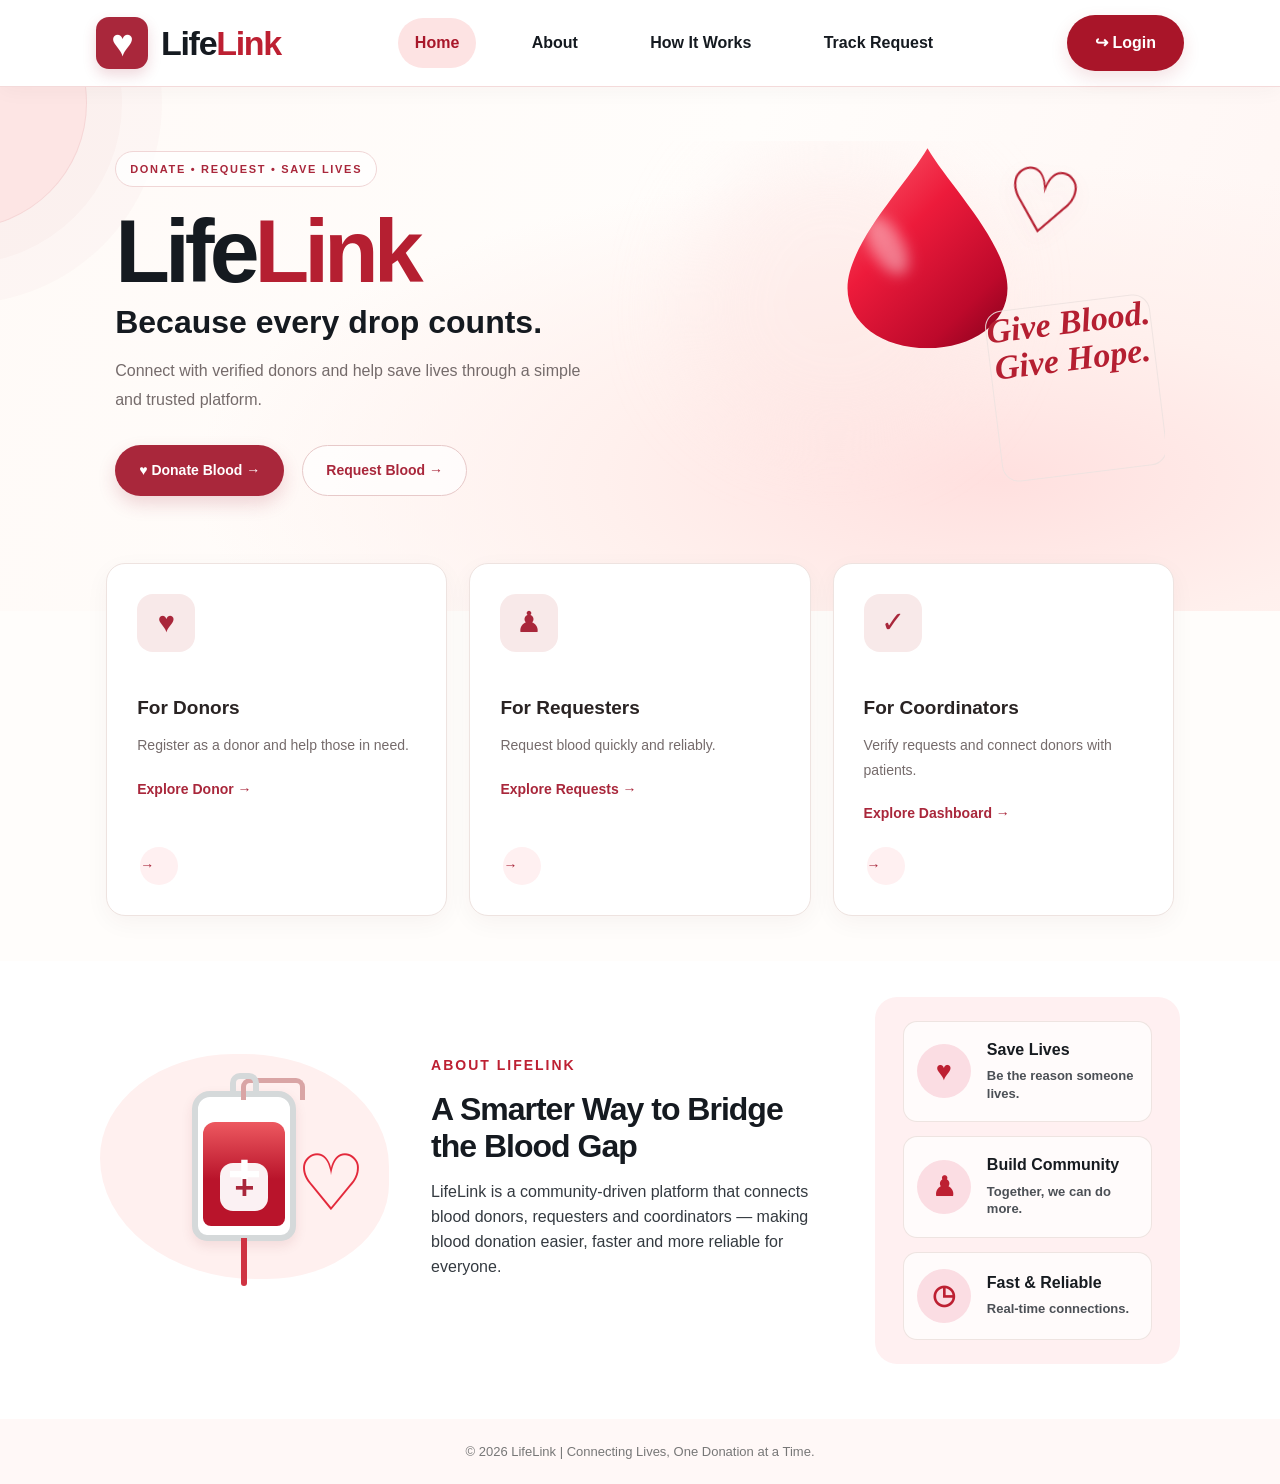
<file: index.html>
<!DOCTYPE html>
<html lang="en">
<head>
    <meta charset="UTF-8">
    <meta name="viewport" content="width=device-width, initial-scale=1.0">
    <title>LifeLink | Blood Donation Network</title>
    <link rel="stylesheet" href="style.css">
</head>

<body>

    <!-- NAVIGATION -->
    <header class="site-header">
        <nav class="navbar">

            <a href="#home" class="brand" aria-label="LifeLink home">
                <span class="brand-icon">♥</span>
                <span class="logo">Life<span>Link</span></span>
            </a>

            <div class="nav-links">
                <a href="#home" class="active">Home</a>
                <a href="#about">About</a>
                <a href="#features">How It Works</a>
                <a href="track-request.html">Track Request</a>
            </div>

            <a href="auth.html" class="nav-btn">↪ Login</a>

        </nav>
    </header>


    <main>

        <!-- HERO SECTION -->
        <section class="hero" id="home">

            <div class="hero-content">

                <p class="tagline">
                    DONATE • REQUEST • SAVE LIVES
                </p>

                <h1>Life<span>Link</span></h1>

                <h2 class="hero-subtitle">
                    Because every drop counts.
                </h2>

                <p class="description">
                    Connect with verified donors and help save lives
                    through a simple and trusted platform.
                </p>

                <div class="hero-buttons">

                    <a href="donor.html" class="primary-btn">
                        ♥ Donate Blood →
                    </a>

                    <a href="request.html" class="secondary-btn">
                        Request Blood →
                    </a>

                </div>

            </div>


            <!-- HERO ILLUSTRATION -->
            <div class="hero-visual">

                <div class="hero-glow"></div>

                <div class="hero-drop"></div>

                <div class="hero-cross"></div>

                <div class="hero-heart">♡</div>

                <div class="hero-message">
                    Give Blood.<br>
                    Give Hope.
                </div>

                <div class="hero-hand"></div>

            </div>

        </section>


        <!-- FEATURES SECTION -->
        <section class="features" id="features">

            <div class="cards">

                <!-- DONOR CARD -->
                <div class="card" id="donor">

                    <div class="card-icon">♥</div>

                    <div class="card-content">
                        <h3>For Donors</h3>

                        <p>
                            Register as a donor and help those in need.
                        </p>

                        <a href="donor.html">
                            Explore Donor →
                        </a>
                    </div>

                    <a href="donor.html" class="card-arrow"
                       aria-label="Explore donor page">→</a>

                </div>


                <!-- REQUESTER CARD -->
                <div class="card" id="requester">

                    <div class="card-icon">♟</div>

                    <div class="card-content">
                        <h3>For Requesters</h3>

                        <p>
                            Request blood quickly and reliably.
                        </p>

                        <a href="request.html">
                            Explore Requests →
                        </a>
                    </div>

                    <a href="request.html" class="card-arrow"
                       aria-label="Explore requests">→</a>

                </div>


                <!-- COORDINATOR CARD -->
                <div class="card" id="coordinator">

                    <div class="card-icon">✓</div>

                    <div class="card-content">
                        <h3>For Coordinators</h3>

                        <p>
                            Verify requests and connect donors with patients.
                        </p>

                        <a href="coordinator.html">
                            Explore Dashboard →
                        </a>
                    </div>

                    <a href="coordinator.html" class="card-arrow"
                       aria-label="Explore coordinator dashboard">→</a>

                </div>

            </div>

        </section>


        <!-- ABOUT SECTION -->
        <section class="about" id="about">

            <div class="about-illustration">

                <div class="blood-bag">
                    <div class="bag-handle"></div>

                    <div class="bag-liquid">
                        <span>+</span>
                    </div>

                    <div class="bag-tube"></div>
                </div>

                <div class="about-heart">♡</div>

            </div>


            <div class="about-content">

                <p class="section-label">
                    ABOUT LIFELINK
                </p>

                <h2>
                    A Smarter Way to Bridge the Blood Gap
                </h2>

                <p>
                    LifeLink is a community-driven platform that connects
                    blood donors, requesters and coordinators — making
                    blood donation easier, faster and more reliable
                    for everyone.
                </p>

            </div>


            <div class="benefits-panel">

                <div class="benefit">
                    <span class="benefit-icon">♥</span>

                    <div>
                        <h3>Save Lives</h3>
                        <p>Be the reason someone lives.</p>
                    </div>
                </div>


                <div class="benefit">
                    <span class="benefit-icon">♟</span>

                    <div>
                        <h3>Build Community</h3>
                        <p>Together, we can do more.</p>
                    </div>
                </div>


                <div class="benefit">
                    <span class="benefit-icon">◷</span>

                    <div>
                        <h3>Fast &amp; Reliable</h3>
                        <p>Real-time connections.</p>
                    </div>
                </div>

            </div>

        </section>

    </main>


    <!-- FOOTER -->
    <footer class="site-footer">

        <p>
            © 2026 LifeLink | Connecting Lives,
            One Donation at a Time.
        </p>

    </footer>


    <!-- EXISTING JAVASCRIPT -->
    <script src="script.js"></script>

</body>
</html>
</file>
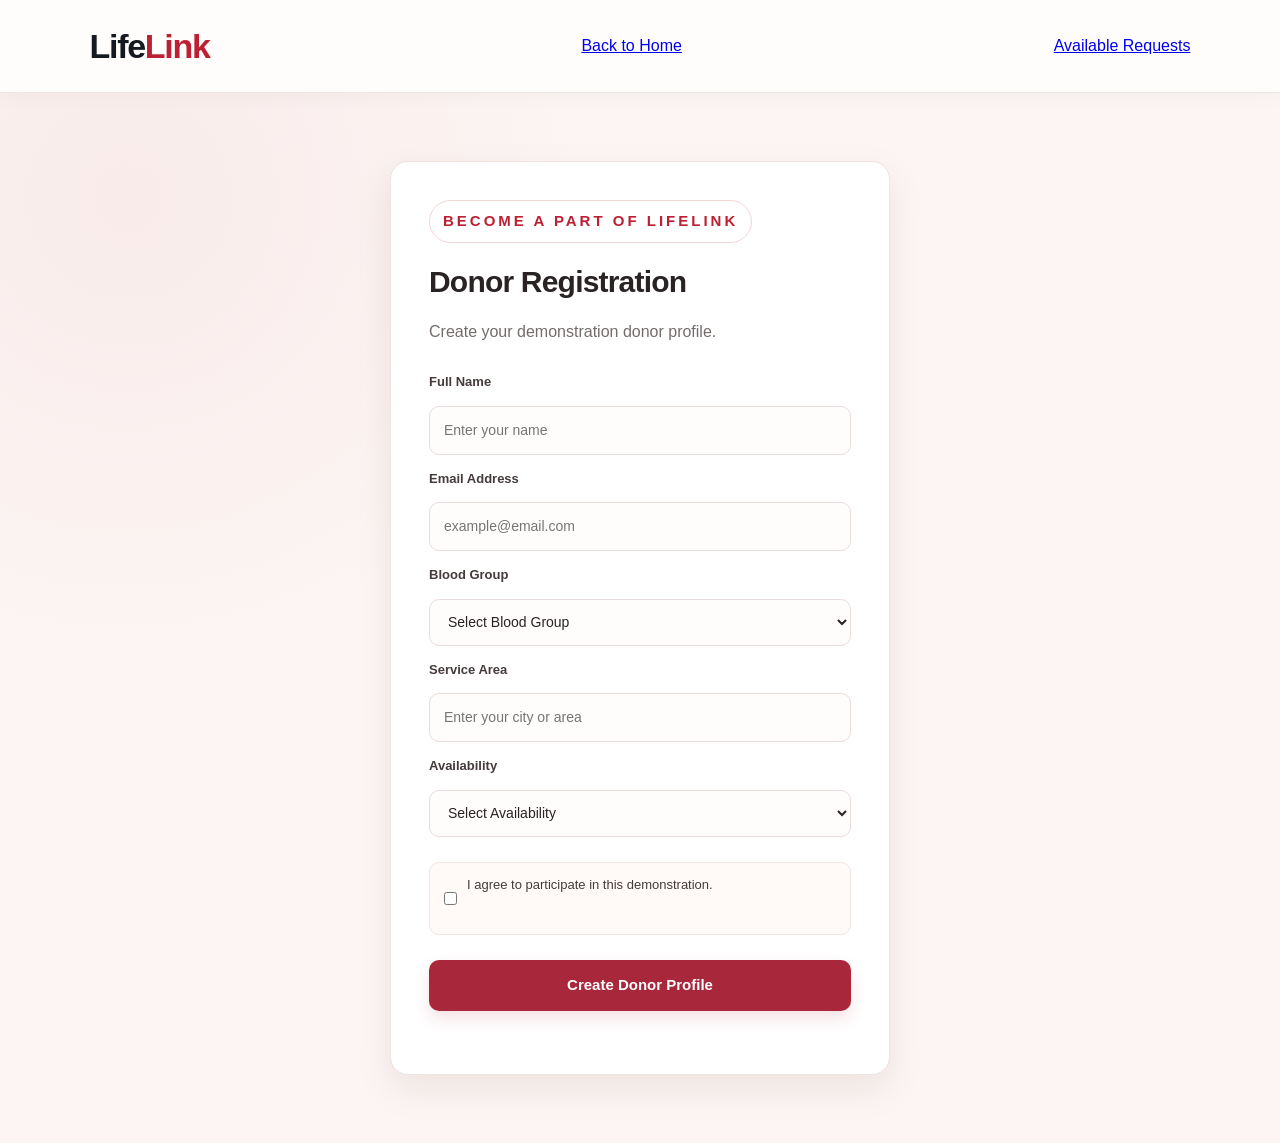
<file: donor.html>
<!DOCTYPE html>
<html lang="en">
<head>
    <meta charset="UTF-8">
    <meta name="viewport" content="width=device-width, initial-scale=1.0">

    <title>LifeLink | Donor Registration</title>

    <link rel="stylesheet" href="style.css">
</head>

<body>

    <header>
        <nav class="navbar">
            <h2 class="logo">Life<span>Link</span></h2>
            <a href="index.html">Back to Home</a>
            <a href="donor-requests.html">Available Requests</a>
        </nav>
    </header>

    <main class="registration">

        <div class="form-container">

            <p class="tagline">BECOME A PART OF LIFELINK</p>

            <h1>Donor Registration</h1>

            <p class="form-description">
                Create your demonstration donor profile.
            </p>

            <form id="donorForm">

                <label for="name">Full Name</label>
                <input
                    type="text"
                    id="name"
                    placeholder="Enter your name"
                    required
                >

                <label for="email">Email Address</label>
                <input
                    type="email"
                    id="email"
                    placeholder="example@email.com"
                    required
                >

                <label for="bloodGroup">Blood Group</label>

                <select id="bloodGroup" required>
                    <option value="">Select Blood Group</option>
                    <option value="A+">A+</option>
                    <option value="A-">A-</option>
                    <option value="B+">B+</option>
                    <option value="B-">B-</option>
                    <option value="O+">O+</option>
                    <option value="O-">O-</option>
                    <option value="AB+">AB+</option>
                    <option value="AB-">AB-</option>
                </select>

                <label for="area">Service Area</label>
                <input
                    type="text"
                    id="area"
                    placeholder="Enter your city or area"
                    required
                >

                <label for="availability">Availability</label>

                <select id="availability" required>
                    <option value="">Select Availability</option>
                    <option value="Available">Available</option>
                    <option value="Unavailable">Unavailable</option>
                </select>

                <div class="consent">
                    <input type="checkbox" id="consent" required>

                    <label for="consent">
                        I agree to participate in this demonstration.
                    </label>
                </div>

                <button type="submit" class="primary-btn">
                    Create Donor Profile
                </button>

                <p id="message"></p>

            </form>

        </div>

    </main>

    <script src="script.js"></script>

</body>
</html>
</file>
<file: style.css>
* {

    margin: 0;

    padding: 0;

    box-sizing: border-box;

    font-family: Arial, sans-serif;

}

html {

    scroll-behavior: smooth;

}

body {

    background: #ffffff;

    color: #242424;

}

.navbar {

    display: flex;

    justify-content: space-between;

    align-items: center;

    padding: 22px 8%;

    border-bottom: 1px solid #eeeeee;

}

.logo {

    color: #b82032;

    font-size: 28px;

}

.logo span {

    color: #252525;

}

.nav-links {

    display: flex;

    gap: 30px;

}

.nav-links a {

    text-decoration: none;

    color: #444444;

}

.nav-btn, .primary-btn {

    background: #bd2638;

    color: white;

    padding: 12px 22px;

    border-radius: 7px;

    text-decoration: none;

}

.hero {

    min-height: 480px;

    padding: 90px 8%;

    display: flex;

    align-items: center;

    justify-content: space-between;

    gap: 40px;

    background: #fff7f7;

}

.hero-content {

    max-width: 550px;

}

.tagline {

    color: #bd2638;

    font-size: 12px;

    font-weight: bold;

    letter-spacing: 2px;

    margin-bottom: 20px;

}

.hero h1 {

    font-size: clamp(42px, 6vw, 64px);

    line-height: 1.1;

    margin-bottom: 22px;

}

.hero h1 span {

    color: #bd2638;

}

.description {

    color: #666666;

    line-height: 1.8;

    margin-bottom: 30px;

}

.hero-visual {

    width: 300px;

    height: 300px;

    border-radius: 30px;

    background: #bd2638;

    color: white;

    display: flex;

    flex-direction: column;

    justify-content: center;

    align-items: center;

    text-align: center;

    padding: 25px;

}

.blood-icon {

    font-size: 65px;

    margin-bottom: 15px;

}

.hero-visual p {

    margin-top: 15px;

    font-size: 14px;

}

.features {

    padding: 80px 8%;

    text-align: center;

}

.features h2 {

    font-size: 32px;

    margin-bottom: 40px;

}

.cards {

    display: grid;

    grid-template-columns: repeat(3, 1fr);

    gap: 25px;

}

.card {

    border: 1px solid #eeeeee;

    border-radius: 12px;

    padding: 30px;

    text-align: left;

    transition: 0.3s;

}

.card:hover {

    transform: translateY(-6px);

    box-shadow: 0 8px 25px #00000012;

}

.card-icon {

    color: #bd2638;

    font-size: 35px;

    margin-bottom: 18px;

}

.card h3 {

    margin-bottom: 12px;

}

.card p {

    color: #666666;

    line-height: 1.7;

    margin-bottom: 20px;

}

.card a {

    color: #bd2638;

    text-decoration: none;

    font-weight: bold;

}

.about {

    text-align: center;

    background: #fff7f7;

    padding: 65px 8%;

}

.about p {

    margin-top: 15px;

    color: #666666;

    line-height: 1.7;

}

footer {

    text-align: center;

    padding: 25px;

    color: #777777;

    font-size: 13px;

}

@media (max-width: 768px) {

    .navbar {

        flex-wrap: wrap;

        gap: 18px;

    }

    .nav-links {

        gap: 15px;

    }

    .hero {

        flex-direction: column;

        align-items: flex-start;

        padding: 60px 7%;

    }

    .hero-visual {

        width: 100%;

        max-width: 300px;

        align-self: center;

    }

    .cards {

        grid-template-columns: 1fr;

    }

    .features {

        padding: 60px 7%;

    }

}

/* DONOR REGISTRATION */

.registration {

    background: #fff7f7;

    min-height: 90vh;

    padding: 60px 20px;

    display: flex;

    justify-content: center;

}

.form-container {

    background: white;

    width: 100%;

    max-width: 500px;

    padding: 35px;

    border-radius: 15px;

    box-shadow: 0 5px 25px #00000010;

}

.form-container h1 {

    font-size: 30px;

    margin-bottom: 12px;

}

.form-description {

    color: #777;

    margin-bottom: 25px;

}

#donorForm {

    display: flex;

    flex-direction: column;

    gap: 12px;

}

#donorForm label {

    font-size: 14px;

    font-weight: bold;

}

#donorForm input,

#donorForm select {

    padding: 13px;

    border: 1px solid #ddd;

    border-radius: 7px;

    font-size: 14px;

    width: 100%;

}

#donorForm input:focus,

#donorForm select:focus {

    outline: 2px solid #bd2638;

    border-color: #bd2638;

}

.consent {

    display: flex;

    align-items: center;

    gap: 10px;

    margin: 12px 0;

}

.consent input {

    width: auto !important;

}

.consent label {

    font-weight: normal !important;

}

#donorForm button {

    border: none;

    cursor: pointer;

    font-size: 15px;

}

#message {

    margin-top: 12px;

    color: #23834b;

    font-weight: bold;

    line-height: 1.5;

}

@media (max-width: 500px) {

    .form-container {

        padding: 23px;

    }

}

/* REQUESTER PAGE */

.request-section {

    min-height: 100vh;

    padding: 40px 20px;

    background: #fff5f5;

}

.request-container {

    max-width: 600px;

    margin: auto;

    padding: 30px;

    background: white;

    border-radius: 12px;

    box-shadow: 0 4px 15px rgba(0,0,0,0.08);

}

.request-container h1 {

    color: #c62828;

    margin-bottom: 10px;

}

.request-container p {

    color: #666;

    margin-bottom: 25px;

}

.request-container form {

    display: flex;

    flex-direction: column;

    gap: 10px;

}

.request-container label {

    font-weight: 600;

    margin-top: 8px;

}

.request-container input,

.request-container select,

.request-container textarea {

    width: 100%;

    padding: 12px;

    border: 1px solid #ddd;

    border-radius: 6px;

    font-size: 15px;

    box-sizing: border-box;

}

.request-container textarea {

    min-height: 90px;

    resize: vertical;

}

.consent-row {

    display: flex;

    align-items: flex-start;

    gap: 10px;

    margin: 12px 0;

}

.consent-row input {

    width: auto;

    margin-top: 4px;

}

.consent-row label {

    margin: 0;

    font-weight: normal;

}

.request-container button {

    padding: 14px;

    background: #c62828;

    color: white;

    border: none;

    border-radius: 6px;

    cursor: pointer;

    font-size: 16px;

}

.request-container button:hover {

    background: #a71919;

}

#requestMessage {

    margin-top: 20px;

    font-weight: bold;

    color: green;

    line-height: 1.6;

}

@media (max-width: 600px) {

    .request-container {

        padding: 20px;

    }

}

/* DAY 4 - COORDINATOR DASHBOARD */

.coordinator-page {

    min-height: 100vh;

    padding: 35px 5%;

    background: #fff5f5;

}

.coordinator-heading {

    margin-bottom: 30px;

}

.coordinator-heading h1 {

    color: #c62828;

    margin-bottom: 8px;

}

.coordinator-heading p {

    color: #666;

}

/* Statistics cards */

.coordinator-stats {

    display: grid;

    grid-template-columns:

        repeat(4, 1fr);

    gap: 18px;

    margin-bottom: 35px;

}

.stat-card {

    background: white;

    padding: 22px;

    border-radius: 10px;

    box-shadow:

        0 3px 12px rgba(0,0,0,0.06);

}

.stat-card h3 {

    color: #666;

    font-size: 15px;

}

.stat-card p {

    color: #c62828;

    font-size: 30px;

    font-weight: bold;

    margin-top: 10px;

}

/* Request list */

.coordinator-list {

    background: white;

    padding: 25px;

    border-radius: 10px;

    box-shadow:

        0 3px 12px rgba(0,0,0,0.06);

}

.list-heading {

    display: flex;

    justify-content: space-between;

    align-items: center;

    gap: 12px;

    margin-bottom: 20px;

}

.list-heading h2 {

    color: #333;

}

.list-heading button {

    background: #333;

    color: white;

    padding: 10px 18px;

    border: none;

    border-radius: 5px;

    cursor: pointer;

}

/* Individual request card */

.request-card {

    border: 1px solid #eee;

    border-left: 5px solid #e0a000;

    padding: 20px;

    border-radius: 8px;

    margin-bottom: 15px;

}

.request-card h3 {

    color: #c62828;

    margin-bottom: 10px;

}

.request-card p {

    margin: 7px 0;

    color: #555;

    overflow-wrap: anywhere;

}

.request-status {

    font-weight: bold;

    margin: 12px 0;

}

.status-pending {

    color: #b77900;

}

.status-verified {

    color: #16803d;

}

.status-rejected {

    color: #c62828;

}

/* Action buttons */

.request-actions {

    display: flex;

    gap: 10px;

    flex-wrap: wrap;

    margin-top: 15px;

}

.request-actions button {

    padding: 10px 16px;

    border: none;

    border-radius: 5px;

    cursor: pointer;

    color: white;

}

.verify-btn {

    background: #16803d;

}

.reject-btn {

    background: #c62828;

}

.request-actions button:disabled {

    opacity: 0.5;

    cursor: not-allowed;

}

.empty-message {

    text-align: center;

    color: #777;

    padding: 30px 10px;

}

/* Mobile responsive layout */

@media (max-width: 768px) {

    .coordinator-stats {

        grid-template-columns: repeat(2, 1fr);

    }

    .coordinator-list {

        padding: 15px;

    }

    .list-heading {

        align-items: flex-start;

        flex-direction: column;

    }

}

@media (max-width: 400px) {

    .coordinator-stats {

        grid-template-columns: 1fr;

    }

}

/* DAY 5 - AUTHENTICATION PAGE */

.auth-page {

    min-height: 100vh;

    padding: 40px 20px;

    background: #fff5f5;

    display: flex;

    justify-content: center;

    align-items: center;

}

.auth-container {

    background: white;

    width: 100%;

    max-width: 430px;

    padding: 30px;

    border-radius: 12px;

    box-shadow:

        0 4px 15px rgba(0,0,0,0.08);

}

.auth-container h1 {

    color: #c62828;

    margin-bottom: 10px;

}

.auth-container h2 {

    margin: 20px 0;

}

.auth-container form {

    display: flex;

    flex-direction: column;

    gap: 12px;

}

.auth-container label {

    font-weight: 600;

}

.auth-container input {

    padding: 12px;

    border: 1px solid #ddd;

    border-radius: 6px;

    font-size: 15px;

}

.auth-container button {

    padding: 12px;

    background: #c62828;

    color: white;

    border: none;

    border-radius: 6px;

    cursor: pointer;

    font-size: 15px;

}

.auth-container button:hover {

    background: #a71919;

}

.auth-switch {

    margin-top: 20px;

    text-align: center;

}

.auth-switch button {

    background: transparent;

    color: #c62828;

    padding: 5px;

    font-weight: bold;

}

#authMessage {

    margin-top: 18px;

    line-height: 1.5;

    overflow-wrap: anywhere;

}

.auth-container [hidden] {

    display: none !important;

}

@media (max-width: 480px) {

    .auth-container {

        padding: 22px;

    }

}

/* DAY 5 - AUTHENTICATION PAGE */

.auth-page {

    min-height: 100vh;

    padding: 40px 20px;

    background: #fff5f5;

    display: flex;

    justify-content: center;

    align-items: center;

}

.auth-container {

    background: white;

    width: 100%;

    max-width: 430px;

    padding: 30px;

    border-radius: 12px;

    box-shadow:

        0 4px 15px rgba(0,0,0,0.08);

}

.auth-container h1 {

    color: #c62828;

    margin-bottom: 10px;

}

.auth-container h2 {

    margin: 20px 0;

}

.auth-container form {

    display: flex;

    flex-direction: column;

    gap: 12px;

}

.auth-container label {

    font-weight: 600;

}

.auth-container input {

    padding: 12px;

    border: 1px solid #ddd;

    border-radius: 6px;

    font-size: 15px;

}

.auth-container button {

    padding: 12px;

    background: #c62828;

    color: white;

    border: none;

    border-radius: 6px;

    cursor: pointer;

    font-size: 15px;

}

.auth-container button:hover {

    background: #a71919;

}

.auth-switch {

    margin-top: 20px;

    text-align: center;

}

.auth-switch button {

    background: transparent;

    color: #c62828;

    padding: 5px;

    font-weight: bold;

}

#authMessage {

    margin-top: 18px;

    line-height: 1.5;

    overflow-wrap: anywhere;

}

.auth-container [hidden] {

    display: none !important;

}

@media (max-width: 480px) {

    .auth-container {

        padding: 22px;

    }

}

/* REQUEST TRACKING DASHBOARD */

.request-card {

    background: #ffffff;

    padding: 22px;

    margin-bottom: 20px;

    border-radius: 12px;

    border: 1px solid #eeeeee;

    box-shadow: 0 4px 12px rgba(0, 0, 0, 0.05);

}

.request-card h3 {

    color: #b91c1c;

    margin-bottom: 12px;

}

.request-status {

    margin-top: 12px;

}

/* Status badges */

.status-badge {

    display: inline-block;

    padding: 7px 14px;

    border-radius: 20px;

    font-size: 13px;

    font-weight: 600;

    margin-top: 10px;

}

.status-verified {

    background: #dcfce7;

    color: #166534;

}

.status-rejected {

    background: #fee2e2;

    color: #991b1b;

}

.status-pending {

    background: #fef3c7;

    color: #92400e;

}

/* REQUEST PROGRESS TIMELINE */

.request-timeline {

    margin-top: 22px;

    padding-top: 15px;

    border-top: 1px solid #eeeeee;

}

.timeline-stage {

    display: flex;

    align-items: center;

    gap: 12px;

    margin-bottom: 16px;

    color: #555555;

    font-size: 14px;

}

.timeline-marker {

    width: 27px;

    height: 27px;

    min-width: 27px;

    border-radius: 50%;

    background: #e5e7eb;

    color: #555555;

    display: flex;

    align-items: center;

    justify-content: center;

    font-weight: bold;

}

.timeline-marker.completed {

    background: #dcfce7;

    color: #166534;

}

/* DAY 12 - GLOBAL UI IMPROVEMENTS */

/* Better page defaults */

body {

    line-height: 1.6;

    overflow-x: hidden;

}

/* Smooth button interactions */

button,

.primary-btn,

.nav-btn {

    transition: background 0.2s ease,

                transform 0.2s ease,

                box-shadow 0.2s ease;

}

button:hover,

.primary-btn:hover,

.nav-btn:hover {

    transform: translateY(-2px);

}

/* Consistent form controls */

input,

select,

textarea {

    font-family: inherit;

    max-width: 100%;

}

/* Better keyboard focus visibility */

a:focus-visible,

button:focus-visible,

input:focus-visible,

select:focus-visible,

textarea:focus-visible {

    outline: 3px solid #e7a0a8;

    outline-offset: 3px;

}

/* Better mobile spacing */

@media (max-width: 600px) {

    .navbar {

        padding: 18px 5%;

    }

    .nav-links {

        flex-wrap: wrap;

        gap: 12px;

    }

    .hero {

        padding: 45px 6%;

    }

    .features,

    .about {

        padding: 45px 6%;

    }

    .request-section,

    .coordinator-page {

        padding: 25px 5%;

    }

}

/* =========================================================

   LIFELINK — MODERN VISUAL REFRESH

   CSS-only update: existing HTML, JavaScript and functionality

   are intentionally left unchanged.

   ========================================================= */

:root {

    --ll-ink: #292323;

    --ll-muted: #756b6b;

    --ll-red: #a9273b;

    --ll-red-dark: #861d30;

    --ll-blush: #f8e9e9;

    --ll-blush-soft: #fcf5f3;

    --ll-cream: #fffdfb;

    --ll-border: #eee3e0;

    --ll-white: #ffffff;

    --ll-shadow: 0 14px 38px rgba(62, 31, 31, 0.08);

    --ll-shadow-hover: 0 20px 46px rgba(62, 31, 31, 0.13);

}

html {

    scroll-behavior: smooth;

    scroll-padding-top: 90px;

}

body {

    background: var(--ll-cream);

    color: var(--ll-ink);

    font-family: Inter, "Segoe UI", Arial, sans-serif;

    line-height: 1.65;

    -webkit-font-smoothing: antialiased;

}

button,

input,

select,

textarea {

    font: inherit;

}

.navbar {

    position: relative;

    z-index: 5;

    min-height: 78px;

    padding: 18px clamp(20px, 7vw, 112px);

    gap: 24px;

    background: rgba(255, 253, 251, 0.96);

    border-bottom: 1px solid rgba(238, 227, 224, 0.9);

    box-shadow: 0 4px 20px rgba(55, 35, 35, 0.035);

}

.logo {

    color: var(--ll-red);

    font-size: 27px;

    font-weight: 800;

    letter-spacing: -1.2px;

}

.logo span {

    color: var(--ll-ink);

}

.nav-links {

    align-items: center;

    flex-wrap: wrap;

    gap: clamp(14px, 2.2vw, 30px);

}

.nav-links a {

    color: #5e5555;

    font-size: 14px;

    font-weight: 600;

    transition: color 180ms ease;

}

.nav-links a:hover {

    color: var(--ll-red);

}

.nav-btn,

.primary-btn,

#donorForm button,

.request-container button,

.auth-container button:not(.auth-switch button),

.list-heading button,

.request-actions button {

    display: inline-flex;

    align-items: center;

    justify-content: center;

    min-height: 46px;

    padding: 12px 22px;

    border: 1px solid transparent;

    border-radius: 10px;

    background: var(--ll-red);

    color: var(--ll-white);

    font-weight: 700;

    text-decoration: none;

    cursor: pointer;

    box-shadow: 0 7px 16px rgba(169, 39, 59, 0.14);

    transition: background 180ms ease, color 180ms ease,

                transform 180ms ease, box-shadow 180ms ease;

}

.nav-btn:hover,

.primary-btn:hover,

#donorForm button:hover,

.request-container button:hover,

.auth-container button:not(.auth-switch button):hover,

.list-heading button:hover,

.request-actions button:hover:not(:disabled) {

    background: var(--ll-red-dark);

    transform: translateY(-2px);

    box-shadow: 0 10px 22px rgba(169, 39, 59, 0.2);

}

.hero {

    position: relative;

    min-height: 520px;

    padding: clamp(58px, 8vw, 108px) clamp(22px, 8vw, 124px);

    gap: clamp(36px, 6vw, 84px);

    background:

        radial-gradient(circle at 82% 42%, rgba(239, 196, 198, 0.34), transparent 31%),

        linear-gradient(120deg, #fffaf7 0%, #faeeee 100%);

    overflow: hidden;

}

.hero-content {

    max-width: 590px;

}

.tagline {

    display: inline-block;

    margin-bottom: 20px;

    padding: 8px 13px;

    border: 1px solid #f0d6d6;

    border-radius: 999px;

    background: rgba(255, 255, 255, 0.72);

    color: var(--ll-red);

    font-size: 11px;

    font-weight: 800;

    letter-spacing: 1.8px;

}

.hero h1 {

    color: var(--ll-ink);

    font-size: clamp(44px, 6.5vw, 72px);

    font-weight: 800;

    letter-spacing: -2.8px;

    line-height: 1.04;

}

.hero h1 span {

    color: var(--ll-red);

}

.description {

    max-width: 520px;

    color: var(--ll-muted);

    font-size: 16px;

    line-height: 1.85;

}

.hero-visual {

    width: min(34vw, 350px);

    min-width: 250px;

    height: min(34vw, 350px);

    min-height: 250px;

    border: 10px solid rgba(255, 255, 255, 0.55);

    border-radius: 38px;

    background: linear-gradient(145deg, #b93448, #8f2034);

    box-shadow: 0 24px 55px rgba(143, 32, 52, 0.2);

}

.blood-icon {

    font-size: 76px;

    filter: drop-shadow(0 8px 12px rgba(60, 0, 0, 0.15));

}

.hero-visual p {

    max-width: 220px;

    font-size: 15px;

    font-weight: 600;

    line-height: 1.5;

}

.features {

    padding: clamp(60px, 7vw, 94px) clamp(22px, 8vw, 124px);

    background: var(--ll-cream);

}

.features h2,

.about h2 {

    color: var(--ll-ink);

    font-size: clamp(28px, 3vw, 38px);

    font-weight: 800;

    letter-spacing: -1px;

}

.cards {

    gap: 22px;

}

.card {

    position: relative;

    padding: 32px;

    border: 1px solid var(--ll-border);

    border-radius: 18px;

    background: var(--ll-white);

    box-shadow: 0 6px 22px rgba(62, 31, 31, 0.035);

    transition: transform 220ms ease, box-shadow 220ms ease,

                border-color 220ms ease;

}

.card:hover {

    transform: translateY(-7px);

    border-color: #e8c8c8;

    box-shadow: var(--ll-shadow-hover);

}

.card-icon {

    display: inline-flex;

    align-items: center;

    justify-content: center;

    width: 58px;

    height: 58px;

    margin-bottom: 22px;

    border-radius: 16px;

    background: var(--ll-blush);

    color: var(--ll-red);

    font-size: 30px;

}

.card h3 {

    color: var(--ll-ink);

    font-size: 20px;

    font-weight: 750;

}

.card p {

    color: var(--ll-muted);

    font-size: 14px;

    line-height: 1.8;

}

.card a {

    color: var(--ll-red);

    font-size: 14px;

    font-weight: 750;

}

.card a:hover {

    color: var(--ll-red-dark);

}

.about {

    padding: clamp(52px, 6vw, 78px) clamp(22px, 8vw, 124px);

    background: var(--ll-blush-soft);

}

.about p {

    max-width: 760px;

    margin: 16px auto 0;

    color: var(--ll-muted);

    line-height: 1.9;

}

footer {

    padding: 28px 20px;

    background: #292323;

    color: #e9dddd;

    font-size: 13px;

}

/* Shared page backgrounds and form surfaces */

.registration,

.request-section,

.auth-page,

.coordinator-page {

    background:

        radial-gradient(circle at 10% 10%, rgba(248, 233, 233, 0.85), transparent 30%),

        var(--ll-blush-soft);

}

.registration,

.request-section {

    padding-top: clamp(36px, 6vw, 68px);

    padding-bottom: clamp(36px, 6vw, 68px);

}

.form-container,

.request-container,

.auth-container,

.coordinator-list,

.stat-card {

    border: 1px solid var(--ll-border);

    border-radius: 18px;

    background: var(--ll-white);

    box-shadow: var(--ll-shadow);

}

.form-container,

.request-container,

.auth-container {

    padding: clamp(24px, 4vw, 38px);

}

.form-container h1,

.request-container h1,

.auth-container h1,

.coordinator-heading h1 {

    color: var(--ll-ink);

    font-weight: 800;

    letter-spacing: -0.8px;

}

.form-description,

.request-container > p,

.auth-container > p,

.coordinator-heading p {

    color: var(--ll-muted);

    line-height: 1.75;

}

#donorForm,

.request-container form,

.auth-container form {

    gap: 13px;

}

#donorForm label,

.request-container label,

.auth-container label {

    color: #453b3b;

    font-size: 13px;

    font-weight: 700;

}

#donorForm input,

#donorForm select,

.request-container input,

.request-container select,

.request-container textarea,

.auth-container input {

    min-height: 47px;

    padding: 12px 14px;

    border: 1px solid #e7dcda;

    border-radius: 10px;

    background: #fffdfc;

    color: var(--ll-ink);

    font-size: 14px;

    transition: border-color 180ms ease, box-shadow 180ms ease,

                background 180ms ease;

}

#donorForm input:focus,

#donorForm select:focus,

.request-container input:focus,

.request-container select:focus,

.request-container textarea:focus,

.auth-container input:focus {

    outline: none;

    border-color: #c76b78;

    background: var(--ll-white);

    box-shadow: 0 0 0 4px rgba(199, 107, 120, 0.12);

}

.request-container textarea {

    min-height: 110px;

}

.consent,

.consent-row {

    align-items: flex-start;

    padding: 12px 14px;

    border: 1px solid #f0e5e2;

    border-radius: 10px;

    background: #fffaf8;

}

.consent label,

.consent-row label {

    color: #625858;

    font-size: 13px;

    line-height: 1.55;

}

#message,

#requestMessage {

    color: #28764a;

    font-size: 14px;

}

/* Coordinator dashboard */

.coordinator-page {

    padding: clamp(26px, 4vw, 48px) clamp(18px, 5vw, 72px);

}

.coordinator-heading {

    margin-bottom: 28px;

}

.coordinator-stats {

    gap: 18px;

}

.stat-card {

    padding: 23px;

    box-shadow: 0 7px 22px rgba(62, 31, 31, 0.045);

}

.stat-card h3 {

    color: var(--ll-muted);

    font-size: 13px;

    font-weight: 700;

}

.stat-card p {

    color: var(--ll-red);

    font-size: 32px;

    font-weight: 800;

}

.coordinator-list {

    padding: clamp(18px, 3vw, 28px);

}

.list-heading h2 {

    color: var(--ll-ink);

    font-size: 21px;

    font-weight: 800;

}

.list-heading button {

    background: #332b2b;

    box-shadow: none;

}

.list-heading button:hover {

    background: #1f1919;

}

.request-card {

    margin-bottom: 16px;

    padding: 22px;

    border: 1px solid var(--ll-border);

    border-left: 4px solid #d3a14b;

    border-radius: 14px;

    background: #fffdfc;

    box-shadow: 0 5px 18px rgba(62, 31, 31, 0.045);

}

.request-card h3 {

    color: var(--ll-red);

    font-size: 17px;

    font-weight: 800;

}

.request-card p {

    color: #625858;

    font-size: 14px;

    line-height: 1.7;

}

.request-actions button {

    min-height: 40px;

    padding: 9px 16px;

    border-radius: 9px;

    box-shadow: none;

    font-size: 13px;

}

.verify-btn {

    background: #28764a;

}

.verify-btn:hover {

    background: #1e603b;

}

.reject-btn {

    background: var(--ll-red);

}

.request-actions button:disabled {

    transform: none;

    box-shadow: none;

}

/* Authentication page */

.auth-container h2 {

    color: var(--ll-ink);

    font-weight: 750;

}

.auth-switch {

    color: var(--ll-muted);

    font-size: 14px;

}

.auth-switch button {

    color: var(--ll-red);

    font-weight: 750;

}

.auth-switch button:hover {

    color: var(--ll-red-dark);

    transform: none;

    box-shadow: none;

}

#authMessage {

    font-size: 14px;

}

/* Request tracking cards and progress */

.request-card {

    border-radius: 15px;

}

.status-badge {

    padding: 7px 13px;

    border-radius: 999px;

    font-size: 12px;

    font-weight: 750;

}

.status-verified {

    background: #e4f3e9;

    color: #23643d;

}

.status-rejected {

    background: #f9e5e7;

    color: #92283a;

}

.status-pending {

    background: #fbf0d8;

    color: #87601a;

}

.request-timeline {

    border-top-color: var(--ll-border);

}

.timeline-stage {

    color: #625858;

    font-size: 13px;

}

.timeline-marker {

    background: #f0e9e7;

    color: #6d6262;

}

.timeline-marker.completed {

    background: #e4f3e9;

    color: #23643d;

}

/* Accessibility and motion */

a,

button {

    -webkit-tap-highlight-color: transparent;

}

a:focus-visible,

button:focus-visible,

input:focus-visible,

select:focus-visible,

textarea:focus-visible {

    outline: 3px solid rgba(169, 39, 59, 0.28);

    outline-offset: 3px;

}

button:disabled {

    cursor: not-allowed;

}

@media (max-width: 768px) {

    .navbar {

        justify-content: center;

        padding: 16px 5%;

    }

    .nav-links {

        justify-content: center;

        gap: 12px 18px;

    }

    .hero {

        align-items: center;

        text-align: center;

        padding: 54px 7%;

    }

    .hero-content {

        width: 100%;

    }

    .description {

        margin-left: auto;

        margin-right: auto;

    }

    .hero-visual {

        width: min(78vw, 300px);

        height: min(78vw, 300px);

        min-width: 0;

        min-height: 0;

    }

    .cards {

        grid-template-columns: 1fr;

    }

    .card {

        padding: 26px;

    }

}

@media (max-width: 500px) {

    .navbar {

        gap: 14px;

    }

    .logo {

        font-size: 25px;

    }

    .nav-links {

        width: 100%;

        gap: 10px 14px;

    }

    .nav-links a {

        font-size: 13px;

    }

    .hero h1 {

        letter-spacing: -1.7px;

    }

    .form-container,

    .request-container,

    .auth-container {

        padding: 22px 18px;

        border-radius: 15px;

    }

    .coordinator-stats {

        grid-template-columns: repeat(2, minmax(0, 1fr));

    }

    .stat-card {

        padding: 16px;

    }

    .stat-card p {

        font-size: 26px;

    }

    .request-card {

        padding: 17px;

    }

}

@media (prefers-reduced-motion: reduce) {

    *,

    *::before,

    *::after {

        scroll-behavior: auto !important;

        transition-duration: 0.01ms !important;

        animation-duration: 0.01ms !important;

        animation-iteration-count: 1 !important;

    }

}

/* =========================================================

   LIFELINK HOMEPAGE REDESIGN

   These rules are intentionally placed at the end so they

   override earlier generic homepage rules without removing

   styles used by the other LifeLink pages.

   ========================================================= */

/* Header and navigation */

.site-header {

    position: relative;

    z-index: 20;

    width: 100%;

    background: rgba(255, 253, 251, 0.96);

    border-bottom: 1px solid var(--ll-border, #eee3e0);

    box-shadow: 0 4px 20px rgba(55, 35, 35, 0.035);

}

.site-header .navbar {

    width: 100%;

    min-height: 78px;

    padding: 16px clamp(20px, 7vw, 112px);

    display: flex;

    align-items: center;

    justify-content: space-between;

    gap: 24px;

    border: 0;

    background: transparent;

    box-shadow: none;

}

.brand {

    display: inline-flex;

    align-items: center;

    gap: 11px;

    color: var(--ll-ink, #292323);

    font-size: 25px;

    font-weight: 800;

    letter-spacing: -1px;

    text-decoration: none;

    white-space: nowrap;

}

.brand-icon {

    width: 39px;

    height: 39px;

    display: inline-flex;

    align-items: center;

    justify-content: center;

    border-radius: 13px;

    background: var(--ll-red, #a9273b);

    color: #fff;

    font-size: 20px;

    box-shadow: 0 6px 14px rgba(169, 39, 59, 0.18);

}

.site-header .nav-links {

    display: flex;

    align-items: center;

    justify-content: center;

    flex-wrap: wrap;

    gap: clamp(13px, 2vw, 28px);

}

.site-header .nav-links a {

    color: #5e5555;

    font-size: 14px;

    font-weight: 600;

    text-decoration: none;

    transition: color 180ms ease;

}

.site-header .nav-links a:hover {

    color: var(--ll-red, #a9273b);

}

.site-header .nav-btn {

    flex-shrink: 0;

    border-radius: 999px;

}

/* Hero section */

.hero {

    position: relative;

    isolation: isolate;

    min-height: 590px;

    padding: clamp(64px, 8vw, 112px) clamp(22px, 8vw, 124px);

    display: flex;

    align-items: center;

    justify-content: space-between;

    gap: clamp(36px, 6vw, 84px);

    overflow: hidden;

    background:

        radial-gradient(circle at 78% 46%, rgba(239, 196, 198, 0.42), transparent 31%),

        linear-gradient(120deg, #fffaf7 0%, #faeeee 100%);

}

.hero::before {

    content: "";

    position: absolute;

    z-index: -1;

    width: 390px;

    height: 390px;

    top: -210px;

    left: -150px;

    border: 1px solid rgba(169, 39, 59, 0.08);

    border-radius: 50%;

    box-shadow:

        0 0 0 35px rgba(169, 39, 59, 0.025),

        0 0 0 75px rgba(169, 39, 59, 0.018);

}

.hero-content {

    position: relative;

    z-index: 2;

    flex: 1 1 520px;

    max-width: 610px;

}

.hero .tagline {

    display: inline-block;

    margin-bottom: 21px;

    padding: 8px 14px;

    border: 1px solid #f0d6d6;

    border-radius: 999px;

    background: rgba(255, 255, 255, 0.76);

    color: var(--ll-red, #a9273b);

    font-size: 11px;

    font-weight: 800;

    letter-spacing: 1.7px;

}

.hero h1 {

    margin-bottom: 20px;

    color: var(--ll-ink, #292323);

    font-size: clamp(46px, 6.5vw, 76px);

    font-weight: 800;

    letter-spacing: -3px;

    line-height: 1.04;

}

.hero h1 span {

    color: var(--ll-red, #a9273b);

}

.hero .description {

    max-width: 530px;

    margin-bottom: 30px;

    color: var(--ll-muted, #756b6b);

    font-size: 16px;

    line-height: 1.85;

}

.hero-buttons {

    display: flex;

    align-items: center;

    flex-wrap: wrap;

    gap: 13px;

}

.hero-buttons .primary-btn,

.hero-buttons .secondary-btn {

    min-height: 49px;

    display: inline-flex;

    align-items: center;

    justify-content: center;

    padding: 13px 23px;

    border: 1px solid transparent;

    border-radius: 999px;

    font-size: 14px;

    font-weight: 750;

    text-decoration: none;

    transition: background 180ms ease, color 180ms ease,

                transform 180ms ease, box-shadow 180ms ease;

}

.hero-buttons .primary-btn {

    background: var(--ll-red, #a9273b);

    color: #fff;

    box-shadow: 0 8px 18px rgba(169, 39, 59, 0.18);

}

.hero-buttons .primary-btn:hover {

    background: var(--ll-red-dark, #861d30);

    transform: translateY(-2px);

    box-shadow: 0 11px 23px rgba(169, 39, 59, 0.22);

}

.hero-buttons .secondary-btn {

    border-color: #e7c9c9;

    background: rgba(255, 255, 255, 0.7);

    color: var(--ll-red, #a9273b);

}

.hero-buttons .secondary-btn:hover {

    background: #fff;

    border-color: var(--ll-red, #a9273b);

    transform: translateY(-2px);

}

/* Hero illustration stage.

   The drop/hand elements remain CSS illustrations, not photographs. */

.hero-visual {

    position: relative;

    isolation: isolate;

    flex: 0 1 440px;

    width: min(42vw, 440px);

    min-width: 300px;

    height: 420px;

    min-height: 360px;

    display: block;

    overflow: visible;

    padding: 0;

    border: 0;

    border-radius: 0;

    background: transparent;

    color: var(--ll-ink, #292323);

    box-shadow: none;

}

.hero-glow {

    position: absolute;

    z-index: -1;

    inset: 8% 4%;

    border-radius: 48% 52% 52% 48%;

    background: radial-gradient(ellipse, rgba(220, 151, 158, 0.34), rgba(248, 225, 225, 0.12) 58%, transparent 72%);

    filter: blur(5px);

}

.hero-drop {

    position: absolute;

    top: 10%;

    left: 31%;

    width: 190px;

    height: 230px;

    display: flex;

    align-items: center;

    justify-content: center;

    border-radius: 58% 58% 58% 12% / 58% 58% 42% 42%;

    transform: rotate(45deg);

    background: linear-gradient(145deg, #d94a5d 5%, #b32640 55%, #861d30 100%);

    box-shadow:

        inset -14px -16px 24px rgba(83, 0, 15, 0.18),

        inset 10px 10px 18px rgba(255, 255, 255, 0.22),

        0 25px 45px rgba(143, 32, 52, 0.22);

}

.hero-cross {

    position: absolute;

    top: 50%;

    left: 50%;

    width: 72px;

    height: 72px;

    transform: translate(-50%, -50%) rotate(-45deg);

}

.hero-cross::before,

.hero-cross::after {

    content: "";

    position: absolute;

    top: 50%;

    left: 50%;

    border-radius: 7px;

    background: #fff;

    transform: translate(-50%, -50%);

}

.hero-cross::before {

    width: 72px;

    height: 23px;

}

.hero-cross::after {

    width: 23px;

    height: 72px;

}

.hero-heart {

    position: absolute;

    top: 9%;

    right: 10%;

    color: #c33a50;

    font-size: 36px;

    transform: rotate(12deg);

    filter: drop-shadow(0 7px 9px rgba(169, 39, 59, 0.12));

}

.hero-message {

    position: absolute;

    right: 0;

    bottom: 9%;

    z-index: 3;

    max-width: 205px;

    padding: 15px 19px;

    border: 1px solid rgba(238, 227, 224, 0.9);

    border-radius: 17px;

    background: rgba(255, 253, 251, 0.94);

    color: var(--ll-red, #a9273b);

    font-size: 15px;

    font-weight: 800;

    line-height: 1.45;

    text-align: center;

    box-shadow: 0 12px 28px rgba(62, 31, 31, 0.1);

}

.hero-hand {

    position: absolute;

    left: 3%;

    bottom: 8%;

    width: 155px;

    height: 105px;

    border: 1px solid rgba(185, 123, 116, 0.22);

    border-radius: 55% 42% 48% 50%;

    background: linear-gradient(145deg, #f3d0c4, #e6b7aa);

    transform: rotate(-23deg);

    opacity: 0.9;

    box-shadow: inset 8px 7px 15px rgba(255, 255, 255, 0.35);

}

.hero-hand::before {

    content: "";

    position: absolute;

    top: -29px;

    left: 37px;

    width: 43px;

    height: 70px;

    border-radius: 24px 24px 17px 17px;

    background: linear-gradient(145deg, #f3d0c4, #e6b7aa);

    transform: rotate(12deg);

}

/* Feature cards */

.features {

    padding: clamp(65px, 7vw, 96px) clamp(22px, 8vw, 124px);

    background: var(--ll-cream, #fffdfb);

    text-align: center;

}

.features h2 {

    margin-bottom: 13px;

    color: var(--ll-ink, #292323);

    font-size: clamp(29px, 3vw, 39px);

    font-weight: 800;

    letter-spacing: -1px;

}

.features > p {

    max-width: 650px;

    margin: 0 auto 38px;

    color: var(--ll-muted, #756b6b);

    line-height: 1.8;

}

.features .cards {

    display: grid;

    grid-template-columns: repeat(3, minmax(0, 1fr));

    gap: 22px;

    text-align: left;

}

.features .card {

    position: relative;

    min-height: 245px;

    display: flex;

    flex-direction: column;

    align-items: flex-start;

    padding: 30px;

    border: 1px solid var(--ll-border, #eee3e0);

    border-radius: 19px;

    background: #fff;

    box-shadow: 0 7px 24px rgba(62, 31, 31, 0.045);

    transition: transform 220ms ease, box-shadow 220ms ease,

                border-color 220ms ease;

}

.features .card:hover {

    transform: translateY(-6px);

    border-color: #e8c8c8;

    box-shadow: var(--ll-shadow-hover, 0 20px 46px rgba(62, 31, 31, 0.13));

}

.features .card-icon {

    width: 58px;

    height: 58px;

    display: inline-flex;

    align-items: center;

    justify-content: center;

    margin-bottom: 20px;

    border-radius: 16px;

    background: var(--ll-blush, #f8e9e9);

    color: var(--ll-red, #a9273b);

    font-size: 29px;

}

.features .card-content {

    flex: 1;

}

.features .card h3 {

    margin-bottom: 10px;

    color: var(--ll-ink, #292323);

    font-size: 19px;

    font-weight: 800;

}

.features .card p {

    margin: 0 0 18px;

    color: var(--ll-muted, #756b6b);

    font-size: 14px;

    line-height: 1.75;

}

.features .card a {

    display: inline-flex;

    align-items: center;

    gap: 8px;

    color: var(--ll-red, #a9273b);

    font-size: 14px;

    font-weight: 750;

    text-decoration: none;

}

.features .card a:hover {

    color: var(--ll-red-dark, #861d30);

}

.features .card-arrow {

    margin-left: 3px;

    transition: transform 180ms ease;

}

.features .card a:hover .card-arrow {

    transform: translateX(4px);

}

/* About section */

.about {

    display: grid;

    grid-template-columns: minmax(0, 0.9fr) minmax(0, 1.1fr);

    align-items: center;

    gap: clamp(35px, 6vw, 80px);

    padding: clamp(65px, 7vw, 94px) clamp(22px, 8vw, 124px);

    background: linear-gradient(120deg, #fcf5f3, #f8e9e9);

    text-align: left;

}

.about-illustration {

    position: relative;

    min-height: 310px;

    display: flex;

    align-items: center;

    justify-content: center;

    border-radius: 28px;

    background: radial-gradient(circle, rgba(255, 255, 255, 0.9), rgba(248, 225, 225, 0.38) 70%);

}

.blood-bag {

    position: relative;

    width: 150px;

    height: 205px;

    border: 5px solid #d9a5a5;

    border-top: 0;

    border-radius: 18px 18px 25px 25px;

    background: linear-gradient(to bottom, #fff 0 37%, #c43a50 37% 100%);

    box-shadow: 0 18px 35px rgba(143, 32, 52, 0.14);

}

.blood-bag::before {

    content: "";

    position: absolute;

    top: -19px;

    left: 43px;

    width: 54px;

    height: 17px;

    border: 5px solid #d9a5a5;

    border-bottom: 0;

    border-radius: 9px 9px 0 0;

}

.blood-bag::after {

    content: "+";

    position: absolute;

    top: 66px;

    left: 50%;

    width: 48px;

    height: 48px;

    display: flex;

    align-items: center;

    justify-content: center;

    border-radius: 13px;

    background: rgba(255, 255, 255, 0.94);

    color: var(--ll-red, #a9273b);

    font-size: 34px;

    font-weight: 800;

    transform: translateX(-50%);

}

.about-content {

    max-width: 620px;

}

.about h2 {

    margin-bottom: 14px;

    color: var(--ll-ink, #292323);

    font-size: clamp(29px, 3vw, 39px);

    font-weight: 800;

    letter-spacing: -1px;

}

.about-content > p,

.about > p {

    margin: 0;

    color: var(--ll-muted, #756b6b);

    line-height: 1.85;

}

.benefits-panel {

    display: grid;

    grid-template-columns: repeat(3, minmax(0, 1fr));

    gap: 12px;

    margin-top: 28px;

}

.benefit {

    min-height: 88px;

    padding: 15px 13px;

    border: 1px solid rgba(238, 227, 224, 0.95);

    border-radius: 14px;

    background: rgba(255, 255, 255, 0.72);

    color: var(--ll-ink, #292323);

    font-size: 13px;

    font-weight: 750;

    text-align: center;

}

/* Footer */

.site-footer {

    padding: 30px 20px;

    background: #292323;

    color: #e9dddd;

    font-size: 13px;

    text-align: center;

}

.site-footer a {

    color: #fff;

    text-decoration: none;

}

.site-footer a:hover {

    color: #f2bfc6;

}

/* Homepage responsive adjustments */

@media (max-width: 900px) {

    .site-header .navbar {

        padding-right: 5%;

        padding-left: 5%;

    }

    .hero {

        min-height: auto;

    }

    .hero-visual {

        flex-basis: 350px;

        width: 350px;

        height: 360px;

    }

    .hero-drop {

        left: 27%;

        width: 165px;

        height: 205px;

    }

    .about {

        gap: 30px;

    }

    .benefits-panel {

        grid-template-columns: 1fr;

    }

}

@media (max-width: 768px) {

    .site-header .navbar {

        flex-wrap: wrap;

        justify-content: center;

        gap: 15px 22px;

    }

    .site-header .nav-links {

        width: 100%;

        gap: 10px 18px;

    }

    .hero {

        flex-direction: column;

        align-items: center;

        padding: 58px 7%;

        text-align: center;

    }

    .hero-content {

        width: 100%;

        flex-basis: auto;

    }

    .hero .description {

        margin-right: auto;

        margin-left: auto;

    }

    .hero-buttons {

        justify-content: center;

    }

    .hero-visual {

        flex: 0 1 auto;

        width: min(88vw, 390px);

        min-width: 0;

        height: 350px;

        min-height: 320px;

    }

    .hero-drop {

        left: 29%;

    }

    .features .cards {

        grid-template-columns: 1fr;

    }

    .features .card {

        min-height: 0;

    }

    .about {

        grid-template-columns: 1fr;

        text-align: center;

    }

    .about-illustration {

        min-height: 270px;

    }

    .about-content {

        margin: 0 auto;

    }

    .benefits-panel {

        grid-template-columns: repeat(3, minmax(0, 1fr));

    }

}

@media (max-width: 500px) {

    .brand {

        font-size: 23px;

    }

    .site-header .nav-links a {

        font-size: 12px;

    }

    .hero h1 {

        font-size: clamp(40px, 12vw, 54px);

        letter-spacing: -1.8px;

    }

    .hero-buttons {

        width: 100%;

        flex-direction: column;

    }

    .hero-buttons .primary-btn,

    .hero-buttons .secondary-btn {

        width: 100%;

        max-width: 290px;

    }

    .hero-visual {

        height: 310px;

    }

    .hero-drop {

        top: 8%;

        left: 28%;

        width: 145px;

        height: 180px;

    }

    .hero-hand {

        left: 0;

        width: 125px;

        height: 85px;

    }

    .hero-message {

        right: 0;

        bottom: 5%;

        max-width: 170px;

        font-size: 13px;

    }

    .benefits-panel {

        grid-template-columns: 1fr;

    }

}


* {

    margin: 0;

    padding: 0;

    box-sizing: border-box;

    font-family: Arial, sans-serif;

}

html {

    scroll-behavior: smooth;

}

body {

    background: #ffffff;

    color: #242424;

}

.navbar {

    display: flex;

    justify-content: space-between;

    align-items: center;

    padding: 22px 8%;

    border-bottom: 1px solid #eeeeee;

}

.logo {

    color: #b82032;

    font-size: 28px;

}

.logo span {

    color: #252525;

}

.nav-links {

    display: flex;

    gap: 30px;

}

.nav-links a {

    text-decoration: none;

    color: #444444;

}

.nav-btn, .primary-btn {

    background: #bd2638;

    color: white;

    padding: 12px 22px;

    border-radius: 7px;

    text-decoration: none;

}

.hero {

    min-height: 480px;

    padding: 90px 8%;

    display: flex;

    align-items: center;

    justify-content: space-between;

    gap: 40px;

    background: #fff7f7;

}

.hero-content {

    max-width: 550px;

}

.tagline {

    color: #bd2638;

    font-size: 12px;

    font-weight: bold;

    letter-spacing: 2px;

    margin-bottom: 20px;

}

.hero h1 {

    font-size: clamp(42px, 6vw, 64px);

    line-height: 1.1;

    margin-bottom: 22px;

}

.hero h1 span {

    color: #bd2638;

}

.description {

    color: #666666;

    line-height: 1.8;

    margin-bottom: 30px;

}

.hero-visual {

    width: 300px;

    height: 300px;

    border-radius: 30px;

    background: #bd2638;

    color: white;

    display: flex;

    flex-direction: column;

    justify-content: center;

    align-items: center;

    text-align: center;

    padding: 25px;

}

.blood-icon {

    font-size: 65px;

    margin-bottom: 15px;

}

.hero-visual p {

    margin-top: 15px;

    font-size: 14px;

}

.features {

    padding: 80px 8%;

    text-align: center;

}

.features h2 {

    font-size: 32px;

    margin-bottom: 40px;

}

.cards {

    display: grid;

    grid-template-columns: repeat(3, 1fr);

    gap: 25px;

}

.card {

    border: 1px solid #eeeeee;

    border-radius: 12px;

    padding: 30px;

    text-align: left;

    transition: 0.3s;

}

.card:hover {

    transform: translateY(-6px);

    box-shadow: 0 8px 25px #00000012;

}

.card-icon {

    color: #bd2638;

    font-size: 35px;

    margin-bottom: 18px;

}

.card h3 {

    margin-bottom: 12px;

}

.card p {

    color: #666666;

    line-height: 1.7;

    margin-bottom: 20px;

}

.card a {

    color: #bd2638;

    text-decoration: none;

    font-weight: bold;

}

.about {

    text-align: center;

    background: #fff7f7;

    padding: 65px 8%;

}

.about p {

    margin-top: 15px;

    color: #666666;

    line-height: 1.7;

}

footer {

    text-align: center;

    padding: 25px;

    color: #777777;

    font-size: 13px;

}

@media (max-width: 768px) {

    .navbar {

        flex-wrap: wrap;

        gap: 18px;

    }

    .nav-links {

        gap: 15px;

    }

    .hero {

        flex-direction: column;

        align-items: flex-start;

        padding: 60px 7%;

    }

    .hero-visual {

        width: 100%;

        max-width: 300px;

        align-self: center;

    }

    .cards {

        grid-template-columns: 1fr;

    }

    .features {

        padding: 60px 7%;

    }

}

/* DONOR REGISTRATION */

.registration {

    background: #fff7f7;

    min-height: 90vh;

    padding: 60px 20px;

    display: flex;

    justify-content: center;

}

.form-container {

    background: white;

    width: 100%;

    max-width: 500px;

    padding: 35px;

    border-radius: 15px;

    box-shadow: 0 5px 25px #00000010;

}

.form-container h1 {

    font-size: 30px;

    margin-bottom: 12px;

}

.form-description {

    color: #777;

    margin-bottom: 25px;

}

#donorForm {

    display: flex;

    flex-direction: column;

    gap: 12px;

}

#donorForm label {

    font-size: 14px;

    font-weight: bold;

}

#donorForm input,

#donorForm select {

    padding: 13px;

    border: 1px solid #ddd;

    border-radius: 7px;

    font-size: 14px;

    width: 100%;

}

#donorForm input:focus,

#donorForm select:focus {

    outline: 2px solid #bd2638;

    border-color: #bd2638;

}

.consent {

    display: flex;

    align-items: center;

    gap: 10px;

    margin: 12px 0;

}

.consent input {

    width: auto !important;

}

.consent label {

    font-weight: normal !important;

}

#donorForm button {

    border: none;

    cursor: pointer;

    font-size: 15px;

}

#message {

    margin-top: 12px;

    color: #23834b;

    font-weight: bold;

    line-height: 1.5;

}

@media (max-width: 500px) {

    .form-container {

        padding: 23px;

    }

}

/* REQUESTER PAGE */

.request-section {

    min-height: 100vh;

    padding: 40px 20px;

    background: #fff5f5;

}

.request-container {

    max-width: 600px;

    margin: auto;

    padding: 30px;

    background: white;

    border-radius: 12px;

    box-shadow: 0 4px 15px rgba(0,0,0,0.08);

}

.request-container h1 {

    color: #c62828;

    margin-bottom: 10px;

}

.request-container p {

    color: #666;

    margin-bottom: 25px;

}

.request-container form {

    display: flex;

    flex-direction: column;

    gap: 10px;

}

.request-container label {

    font-weight: 600;

    margin-top: 8px;

}

.request-container input,

.request-container select,

.request-container textarea {

    width: 100%;

    padding: 12px;

    border: 1px solid #ddd;

    border-radius: 6px;

    font-size: 15px;

    box-sizing: border-box;

}

.request-container textarea {

    min-height: 90px;

    resize: vertical;

}

.consent-row {

    display: flex;

    align-items: flex-start;

    gap: 10px;

    margin: 12px 0;

}

.consent-row input {

    width: auto;

    margin-top: 4px;

}

.consent-row label {

    margin: 0;

    font-weight: normal;

}

.request-container button {

    padding: 14px;

    background: #c62828;

    color: white;

    border: none;

    border-radius: 6px;

    cursor: pointer;

    font-size: 16px;

}

.request-container button:hover {

    background: #a71919;

}

#requestMessage {

    margin-top: 20px;

    font-weight: bold;

    color: green;

    line-height: 1.6;

}

@media (max-width: 600px) {

    .request-container {

        padding: 20px;

    }

}

/* DAY 4 - COORDINATOR DASHBOARD */

.coordinator-page {

    min-height: 100vh;

    padding: 35px 5%;

    background: #fff5f5;

}

.coordinator-heading {

    margin-bottom: 30px;

}

.coordinator-heading h1 {

    color: #c62828;

    margin-bottom: 8px;

}

.coordinator-heading p {

    color: #666;

}

/* Statistics cards */

.coordinator-stats {

    display: grid;

    grid-template-columns:

        repeat(4, 1fr);

    gap: 18px;

    margin-bottom: 35px;

}

.stat-card {

    background: white;

    padding: 22px;

    border-radius: 10px;

    box-shadow:

        0 3px 12px rgba(0,0,0,0.06);

}

.stat-card h3 {

    color: #666;

    font-size: 15px;

}

.stat-card p {

    color: #c62828;

    font-size: 30px;

    font-weight: bold;

    margin-top: 10px;

}

/* Request list */

.coordinator-list {

    background: white;

    padding: 25px;

    border-radius: 10px;

    box-shadow:

        0 3px 12px rgba(0,0,0,0.06);

}

.list-heading {

    display: flex;

    justify-content: space-between;

    align-items: center;

    gap: 12px;

    margin-bottom: 20px;

}

.list-heading h2 {

    color: #333;

}

.list-heading button {

    background: #333;

    color: white;

    padding: 10px 18px;

    border: none;

    border-radius: 5px;

    cursor: pointer;

}

/* Individual request card */

.request-card {

    border: 1px solid #eee;

    border-left: 5px solid #e0a000;

    padding: 20px;

    border-radius: 8px;

    margin-bottom: 15px;

}

.request-card h3 {

    color: #c62828;

    margin-bottom: 10px;

}

.request-card p {

    margin: 7px 0;

    color: #555;

    overflow-wrap: anywhere;

}

.request-status {

    font-weight: bold;

    margin: 12px 0;

}

.status-pending {

    color: #b77900;

}

.status-verified {

    color: #16803d;

}

.status-rejected {

    color: #c62828;

}

/* Action buttons */

.request-actions {

    display: flex;

    gap: 10px;

    flex-wrap: wrap;

    margin-top: 15px;

}

.request-actions button {

    padding: 10px 16px;

    border: none;

    border-radius: 5px;

    cursor: pointer;

    color: white;

}

.verify-btn {

    background: #16803d;

}

.reject-btn {

    background: #c62828;

}

.request-actions button:disabled {

    opacity: 0.5;

    cursor: not-allowed;

}

.empty-message {

    text-align: center;

    color: #777;

    padding: 30px 10px;

}

/* Mobile responsive layout */

@media (max-width: 768px) {

    .coordinator-stats {

        grid-template-columns: repeat(2, 1fr);

    }

    .coordinator-list {

        padding: 15px;

    }

    .list-heading {

        align-items: flex-start;

        flex-direction: column;

    }

}

@media (max-width: 400px) {

    .coordinator-stats {

        grid-template-columns: 1fr;

    }

}

/* DAY 5 - AUTHENTICATION PAGE */

.auth-page {

    min-height: 100vh;

    padding: 40px 20px;

    background: #fff5f5;

    display: flex;

    justify-content: center;

    align-items: center;

}

.auth-container {

    background: white;

    width: 100%;

    max-width: 430px;

    padding: 30px;

    border-radius: 12px;

    box-shadow:

        0 4px 15px rgba(0,0,0,0.08);

}

.auth-container h1 {

    color: #c62828;

    margin-bottom: 10px;

}

.auth-container h2 {

    margin: 20px 0;

}

.auth-container form {

    display: flex;

    flex-direction: column;

    gap: 12px;

}

.auth-container label {

    font-weight: 600;

}

.auth-container input {

    padding: 12px;

    border: 1px solid #ddd;

    border-radius: 6px;

    font-size: 15px;

}

.auth-container button {

    padding: 12px;

    background: #c62828;

    color: white;

    border: none;

    border-radius: 6px;

    cursor: pointer;

    font-size: 15px;

}

.auth-container button:hover {

    background: #a71919;

}

.auth-switch {

    margin-top: 20px;

    text-align: center;

}

.auth-switch button {

    background: transparent;

    color: #c62828;

    padding: 5px;

    font-weight: bold;

}

#authMessage {

    margin-top: 18px;

    line-height: 1.5;

    overflow-wrap: anywhere;

}

.auth-container [hidden] {

    display: none !important;

}

@media (max-width: 480px) {

    .auth-container {

        padding: 22px;

    }

}

/* DAY 5 - AUTHENTICATION PAGE */

.auth-page {

    min-height: 100vh;

    padding: 40px 20px;

    background: #fff5f5;

    display: flex;

    justify-content: center;

    align-items: center;

}

.auth-container {

    background: white;

    width: 100%;

    max-width: 430px;

    padding: 30px;

    border-radius: 12px;

    box-shadow:

        0 4px 15px rgba(0,0,0,0.08);

}

.auth-container h1 {

    color: #c62828;

    margin-bottom: 10px;

}

.auth-container h2 {

    margin: 20px 0;

}

.auth-container form {

    display: flex;

    flex-direction: column;

    gap: 12px;

}

.auth-container label {

    font-weight: 600;

}

.auth-container input {

    padding: 12px;

    border: 1px solid #ddd;

    border-radius: 6px;

    font-size: 15px;

}

.auth-container button {

    padding: 12px;

    background: #c62828;

    color: white;

    border: none;

    border-radius: 6px;

    cursor: pointer;

    font-size: 15px;

}

.auth-container button:hover {

    background: #a71919;

}

.auth-switch {

    margin-top: 20px;

    text-align: center;

}

.auth-switch button {

    background: transparent;

    color: #c62828;

    padding: 5px;

    font-weight: bold;

}

#authMessage {

    margin-top: 18px;

    line-height: 1.5;

    overflow-wrap: anywhere;

}

.auth-container [hidden] {

    display: none !important;

}

@media (max-width: 480px) {

    .auth-container {

        padding: 22px;

    }

}

/* REQUEST TRACKING DASHBOARD */

.request-card {

    background: #ffffff;

    padding: 22px;

    margin-bottom: 20px;

    border-radius: 12px;

    border: 1px solid #eeeeee;

    box-shadow: 0 4px 12px rgba(0, 0, 0, 0.05);

}

.request-card h3 {

    color: #b91c1c;

    margin-bottom: 12px;

}

.request-status {

    margin-top: 12px;

}

/* Status badges */

.status-badge {

    display: inline-block;

    padding: 7px 14px;

    border-radius: 20px;

    font-size: 13px;

    font-weight: 600;

    margin-top: 10px;

}

.status-verified {

    background: #dcfce7;

    color: #166534;

}

.status-rejected {

    background: #fee2e2;

    color: #991b1b;

}

.status-pending {

    background: #fef3c7;

    color: #92400e;

}

/* REQUEST PROGRESS TIMELINE */

.request-timeline {

    margin-top: 22px;

    padding-top: 15px;

    border-top: 1px solid #eeeeee;

}

.timeline-stage {

    display: flex;

    align-items: center;

    gap: 12px;

    margin-bottom: 16px;

    color: #555555;

    font-size: 14px;

}

.timeline-marker {

    width: 27px;

    height: 27px;

    min-width: 27px;

    border-radius: 50%;

    background: #e5e7eb;

    color: #555555;

    display: flex;

    align-items: center;

    justify-content: center;

    font-weight: bold;

}

.timeline-marker.completed {

    background: #dcfce7;

    color: #166534;

}

/* DAY 12 - GLOBAL UI IMPROVEMENTS */

/* Better page defaults */

body {

    line-height: 1.6;

    overflow-x: hidden;

}

/* Smooth button interactions */

button,

.primary-btn,

.nav-btn {

    transition: background 0.2s ease,

                transform 0.2s ease,

                box-shadow 0.2s ease;

}

button:hover,

.primary-btn:hover,

.nav-btn:hover {

    transform: translateY(-2px);

}

/* Consistent form controls */

input,

select,

textarea {

    font-family: inherit;

    max-width: 100%;

}

/* Better keyboard focus visibility */

a:focus-visible,

button:focus-visible,

input:focus-visible,

select:focus-visible,

textarea:focus-visible {

    outline: 3px solid #e7a0a8;

    outline-offset: 3px;

}

/* Better mobile spacing */

@media (max-width: 600px) {

    .navbar {

        padding: 18px 5%;

    }

    .nav-links {

        flex-wrap: wrap;

        gap: 12px;

    }

    .hero {

        padding: 45px 6%;

    }

    .features,

    .about {

        padding: 45px 6%;

    }

    .request-section,

    .coordinator-page {

        padding: 25px 5%;

    }

}

/* =========================================================

   LIFELINK — MODERN VISUAL REFRESH

   CSS-only update: existing HTML, JavaScript and functionality

   are intentionally left unchanged.

   ========================================================= */

:root {

    --ll-ink: #292323;

    --ll-muted: #756b6b;

    --ll-red: #a9273b;

    --ll-red-dark: #861d30;

    --ll-blush: #f8e9e9;

    --ll-blush-soft: #fcf5f3;

    --ll-cream: #fffdfb;

    --ll-border: #eee3e0;

    --ll-white: #ffffff;

    --ll-shadow: 0 14px 38px rgba(62, 31, 31, 0.08);

    --ll-shadow-hover: 0 20px 46px rgba(62, 31, 31, 0.13);

}

html {

    scroll-behavior: smooth;

    scroll-padding-top: 90px;

}

body {

    background: var(--ll-cream);

    color: var(--ll-ink);

    font-family: Inter, "Segoe UI", Arial, sans-serif;

    line-height: 1.65;

    -webkit-font-smoothing: antialiased;

}

button,

input,

select,

textarea {

    font: inherit;

}

.navbar {

    position: relative;

    z-index: 5;

    min-height: 78px;

    padding: 18px clamp(20px, 7vw, 112px);

    gap: 24px;

    background: rgba(255, 253, 251, 0.96);

    border-bottom: 1px solid rgba(238, 227, 224, 0.9);

    box-shadow: 0 4px 20px rgba(55, 35, 35, 0.035);

}

.logo {

    color: var(--ll-red);

    font-size: 27px;

    font-weight: 800;

    letter-spacing: -1.2px;

}

.logo span {

    color: var(--ll-ink);

}

.nav-links {

    align-items: center;

    flex-wrap: wrap;

    gap: clamp(14px, 2.2vw, 30px);

}

.nav-links a {

    color: #5e5555;

    font-size: 14px;

    font-weight: 600;

    transition: color 180ms ease;

}

.nav-links a:hover {

    color: var(--ll-red);

}

.nav-btn,

.primary-btn,

#donorForm button,

.request-container button,

.auth-container button:not(.auth-switch button),

.list-heading button,

.request-actions button {

    display: inline-flex;

    align-items: center;

    justify-content: center;

    min-height: 46px;

    padding: 12px 22px;

    border: 1px solid transparent;

    border-radius: 10px;

    background: var(--ll-red);

    color: var(--ll-white);

    font-weight: 700;

    text-decoration: none;

    cursor: pointer;

    box-shadow: 0 7px 16px rgba(169, 39, 59, 0.14);

    transition: background 180ms ease, color 180ms ease,

                transform 180ms ease, box-shadow 180ms ease;

}

.nav-btn:hover,

.primary-btn:hover,

#donorForm button:hover,

.request-container button:hover,

.auth-container button:not(.auth-switch button):hover,

.list-heading button:hover,

.request-actions button:hover:not(:disabled) {

    background: var(--ll-red-dark);

    transform: translateY(-2px);

    box-shadow: 0 10px 22px rgba(169, 39, 59, 0.2);

}

.hero {

    position: relative;

    min-height: 520px;

    padding: clamp(58px, 8vw, 108px) clamp(22px, 8vw, 124px);

    gap: clamp(36px, 6vw, 84px);

    background:

        radial-gradient(circle at 82% 42%, rgba(239, 196, 198, 0.34), transparent 31%),

        linear-gradient(120deg, #fffaf7 0%, #faeeee 100%);

    overflow: hidden;

}

.hero-content {

    max-width: 590px;

}

.tagline {

    display: inline-block;

    margin-bottom: 20px;

    padding: 8px 13px;

    border: 1px solid #f0d6d6;

    border-radius: 999px;

    background: rgba(255, 255, 255, 0.72);

    color: var(--ll-red);

    font-size: 11px;

    font-weight: 800;

    letter-spacing: 1.8px;

}

.hero h1 {

    color: var(--ll-ink);

    font-size: clamp(44px, 6.5vw, 72px);

    font-weight: 800;

    letter-spacing: -2.8px;

    line-height: 1.04;

}

.hero h1 span {

    color: var(--ll-red);

}

.description {

    max-width: 520px;

    color: var(--ll-muted);

    font-size: 16px;

    line-height: 1.85;

}

.hero-visual {

    width: min(34vw, 350px);

    min-width: 250px;

    height: min(34vw, 350px);

    min-height: 250px;

    border: 10px solid rgba(255, 255, 255, 0.55);

    border-radius: 38px;

    background: linear-gradient(145deg, #b93448, #8f2034);

    box-shadow: 0 24px 55px rgba(143, 32, 52, 0.2);

}

.blood-icon {

    font-size: 76px;

    filter: drop-shadow(0 8px 12px rgba(60, 0, 0, 0.15));

}

.hero-visual p {

    max-width: 220px;

    font-size: 15px;

    font-weight: 600;

    line-height: 1.5;

}

.features {

    padding: clamp(60px, 7vw, 94px) clamp(22px, 8vw, 124px);

    background: var(--ll-cream);

}

.features h2,

.about h2 {

    color: var(--ll-ink);

    font-size: clamp(28px, 3vw, 38px);

    font-weight: 800;

    letter-spacing: -1px;

}

.cards {

    gap: 22px;

}

.card {

    position: relative;

    padding: 32px;

    border: 1px solid var(--ll-border);

    border-radius: 18px;

    background: var(--ll-white);

    box-shadow: 0 6px 22px rgba(62, 31, 31, 0.035);

    transition: transform 220ms ease, box-shadow 220ms ease,

                border-color 220ms ease;

}

.card:hover {

    transform: translateY(-7px);

    border-color: #e8c8c8;

    box-shadow: var(--ll-shadow-hover);

}

.card-icon {

    display: inline-flex;

    align-items: center;

    justify-content: center;

    width: 58px;

    height: 58px;

    margin-bottom: 22px;

    border-radius: 16px;

    background: var(--ll-blush);

    color: var(--ll-red);

    font-size: 30px;

}

.card h3 {

    color: var(--ll-ink);

    font-size: 20px;

    font-weight: 750;

}

.card p {

    color: var(--ll-muted);

    font-size: 14px;

    line-height: 1.8;

}

.card a {

    color: var(--ll-red);

    font-size: 14px;

    font-weight: 750;

}

.card a:hover {

    color: var(--ll-red-dark);

}

.about {

    padding: clamp(52px, 6vw, 78px) clamp(22px, 8vw, 124px);

    background: var(--ll-blush-soft);

}

.about p {

    max-width: 760px;

    margin: 16px auto 0;

    color: var(--ll-muted);

    line-height: 1.9;

}

footer {

    padding: 28px 20px;

    background: #292323;

    color: #e9dddd;

    font-size: 13px;

}

/* Shared page backgrounds and form surfaces */

.registration,

.request-section,

.auth-page,

.coordinator-page {

    background:

        radial-gradient(circle at 10% 10%, rgba(248, 233, 233, 0.85), transparent 30%),

        var(--ll-blush-soft);

}

.registration,

.request-section {

    padding-top: clamp(36px, 6vw, 68px);

    padding-bottom: clamp(36px, 6vw, 68px);

}

.form-container,

.request-container,

.auth-container,

.coordinator-list,

.stat-card {

    border: 1px solid var(--ll-border);

    border-radius: 18px;

    background: var(--ll-white);

    box-shadow: var(--ll-shadow);

}

.form-container,

.request-container,

.auth-container {

    padding: clamp(24px, 4vw, 38px);

}

.form-container h1,

.request-container h1,

.auth-container h1,

.coordinator-heading h1 {

    color: var(--ll-ink);

    font-weight: 800;

    letter-spacing: -0.8px;

}

.form-description,

.request-container > p,

.auth-container > p,

.coordinator-heading p {

    color: var(--ll-muted);

    line-height: 1.75;

}

#donorForm,

.request-container form,

.auth-container form {

    gap: 13px;

}

#donorForm label,

.request-container label,

.auth-container label {

    color: #453b3b;

    font-size: 13px;

    font-weight: 700;

}

#donorForm input,

#donorForm select,

.request-container input,

.request-container select,

.request-container textarea,

.auth-container input {

    min-height: 47px;

    padding: 12px 14px;

    border: 1px solid #e7dcda;

    border-radius: 10px;

    background: #fffdfc;

    color: var(--ll-ink);

    font-size: 14px;

    transition: border-color 180ms ease, box-shadow 180ms ease,

                background 180ms ease;

}

#donorForm input:focus,

#donorForm select:focus,

.request-container input:focus,

.request-container select:focus,

.request-container textarea:focus,

.auth-container input:focus {

    outline: none;

    border-color: #c76b78;

    background: var(--ll-white);

    box-shadow: 0 0 0 4px rgba(199, 107, 120, 0.12);

}

.request-container textarea {

    min-height: 110px;

}

.consent,

.consent-row {

    align-items: flex-start;

    padding: 12px 14px;

    border: 1px solid #f0e5e2;

    border-radius: 10px;

    background: #fffaf8;

}

.consent label,

.consent-row label {

    color: #625858;

    font-size: 13px;

    line-height: 1.55;

}

#message,

#requestMessage {

    color: #28764a;

    font-size: 14px;

}

/* Coordinator dashboard */

.coordinator-page {

    padding: clamp(26px, 4vw, 48px) clamp(18px, 5vw, 72px);

}

.coordinator-heading {

    margin-bottom: 28px;

}

.coordinator-stats {

    gap: 18px;

}

.stat-card {

    padding: 23px;

    box-shadow: 0 7px 22px rgba(62, 31, 31, 0.045);

}

.stat-card h3 {

    color: var(--ll-muted);

    font-size: 13px;

    font-weight: 700;

}

.stat-card p {

    color: var(--ll-red);

    font-size: 32px;

    font-weight: 800;

}

.coordinator-list {

    padding: clamp(18px, 3vw, 28px);

}

.list-heading h2 {

    color: var(--ll-ink);

    font-size: 21px;

    font-weight: 800;

}

.list-heading button {

    background: #332b2b;

    box-shadow: none;

}

.list-heading button:hover {

    background: #1f1919;

}

.request-card {

    margin-bottom: 16px;

    padding: 22px;

    border: 1px solid var(--ll-border);

    border-left: 4px solid #d3a14b;

    border-radius: 14px;

    background: #fffdfc;

    box-shadow: 0 5px 18px rgba(62, 31, 31, 0.045);

}

.request-card h3 {

    color: var(--ll-red);

    font-size: 17px;

    font-weight: 800;

}

.request-card p {

    color: #625858;

    font-size: 14px;

    line-height: 1.7;

}

.request-actions button {

    min-height: 40px;

    padding: 9px 16px;

    border-radius: 9px;

    box-shadow: none;

    font-size: 13px;

}

.verify-btn {

    background: #28764a;

}

.verify-btn:hover {

    background: #1e603b;

}

.reject-btn {

    background: var(--ll-red);

}

.request-actions button:disabled {

    transform: none;

    box-shadow: none;

}

/* Authentication page */

.auth-container h2 {

    color: var(--ll-ink);

    font-weight: 750;

}

.auth-switch {

    color: var(--ll-muted);

    font-size: 14px;

}

.auth-switch button {

    color: var(--ll-red);

    font-weight: 750;

}

.auth-switch button:hover {

    color: var(--ll-red-dark);

    transform: none;

    box-shadow: none;

}

#authMessage {

    font-size: 14px;

}

/* Request tracking cards and progress */

.request-card {

    border-radius: 15px;

}

.status-badge {

    padding: 7px 13px;

    border-radius: 999px;

    font-size: 12px;

    font-weight: 750;

}

.status-verified {

    background: #e4f3e9;

    color: #23643d;

}

.status-rejected {

    background: #f9e5e7;

    color: #92283a;

}

.status-pending {

    background: #fbf0d8;

    color: #87601a;

}

.request-timeline {

    border-top-color: var(--ll-border);

}

.timeline-stage {

    color: #625858;

    font-size: 13px;

}

.timeline-marker {

    background: #f0e9e7;

    color: #6d6262;

}

.timeline-marker.completed {

    background: #e4f3e9;

    color: #23643d;

}

/* Accessibility and motion */

a,

button {

    -webkit-tap-highlight-color: transparent;

}

a:focus-visible,

button:focus-visible,

input:focus-visible,

select:focus-visible,

textarea:focus-visible {

    outline: 3px solid rgba(169, 39, 59, 0.28);

    outline-offset: 3px;

}

button:disabled {

    cursor: not-allowed;

}

@media (max-width: 768px) {

    .navbar {

        justify-content: center;

        padding: 16px 5%;

    }

    .nav-links {

        justify-content: center;

        gap: 12px 18px;

    }

    .hero {

        align-items: center;

        text-align: center;

        padding: 54px 7%;

    }

    .hero-content {

        width: 100%;

    }

    .description {

        margin-left: auto;

        margin-right: auto;

    }

    .hero-visual {

        width: min(78vw, 300px);

        height: min(78vw, 300px);

        min-width: 0;

        min-height: 0;

    }

    .cards {

        grid-template-columns: 1fr;

    }

    .card {

        padding: 26px;

    }

}

@media (max-width: 500px) {

    .navbar {

        gap: 14px;

    }

    .logo {

        font-size: 25px;

    }

    .nav-links {

        width: 100%;

        gap: 10px 14px;

    }

    .nav-links a {

        font-size: 13px;

    }

    .hero h1 {

        letter-spacing: -1.7px;

    }

    .form-container,

    .request-container,

    .auth-container {

        padding: 22px 18px;

        border-radius: 15px;

    }

    .coordinator-stats {

        grid-template-columns: repeat(2, minmax(0, 1fr));

    }

    .stat-card {

        padding: 16px;

    }

    .stat-card p {

        font-size: 26px;

    }

    .request-card {

        padding: 17px;

    }

}

@media (prefers-reduced-motion: reduce) {

    *,

    *::before,

    *::after {

        scroll-behavior: auto !important;

        transition-duration: 0.01ms !important;

        animation-duration: 0.01ms !important;

        animation-iteration-count: 1 !important;

    }

}

/* =========================================================

   LIFELINK HOMEPAGE REDESIGN

   These rules are intentionally placed at the end so they

   override earlier generic homepage rules without removing

   styles used by the other LifeLink pages.

   ========================================================= */

/* Header and navigation */

.site-header {

    position: relative;

    z-index: 20;

    width: 100%;

    background: rgba(255, 253, 251, 0.96);

    border-bottom: 1px solid var(--ll-border, #eee3e0);

    box-shadow: 0 4px 20px rgba(55, 35, 35, 0.035);

}

.site-header .navbar {

    width: 100%;

    min-height: 78px;

    padding: 16px clamp(20px, 7vw, 112px);

    display: flex;

    align-items: center;

    justify-content: space-between;

    gap: 24px;

    border: 0;

    background: transparent;

    box-shadow: none;

}

.brand {

    display: inline-flex;

    align-items: center;

    gap: 11px;

    color: var(--ll-ink, #292323);

    font-size: 25px;

    font-weight: 800;

    letter-spacing: -1px;

    text-decoration: none;

    white-space: nowrap;

}

.brand-icon {

    width: 39px;

    height: 39px;

    display: inline-flex;

    align-items: center;

    justify-content: center;

    border-radius: 13px;

    background: var(--ll-red, #a9273b);

    color: #fff;

    font-size: 20px;

    box-shadow: 0 6px 14px rgba(169, 39, 59, 0.18);

}

.site-header .nav-links {

    display: flex;

    align-items: center;

    justify-content: center;

    flex-wrap: wrap;

    gap: clamp(13px, 2vw, 28px);

}

.site-header .nav-links a {

    color: #5e5555;

    font-size: 14px;

    font-weight: 600;

    text-decoration: none;

    transition: color 180ms ease;

}

.site-header .nav-links a:hover {

    color: var(--ll-red, #a9273b);

}

.site-header .nav-btn {

    flex-shrink: 0;

    border-radius: 999px;

}

/* Hero section */

.hero {

    position: relative;

    isolation: isolate;

    min-height: 590px;

    padding: clamp(64px, 8vw, 112px) clamp(22px, 8vw, 124px);

    display: flex;

    align-items: center;

    justify-content: space-between;

    gap: clamp(36px, 6vw, 84px);

    overflow: hidden;

    background:

        radial-gradient(circle at 78% 46%, rgba(239, 196, 198, 0.42), transparent 31%),

        linear-gradient(120deg, #fffaf7 0%, #faeeee 100%);

}

.hero::before {

    content: "";

    position: absolute;

    z-index: -1;

    width: 390px;

    height: 390px;

    top: -210px;

    left: -150px;

    border: 1px solid rgba(169, 39, 59, 0.08);

    border-radius: 50%;

    box-shadow:

        0 0 0 35px rgba(169, 39, 59, 0.025),

        0 0 0 75px rgba(169, 39, 59, 0.018);

}

.hero-content {

    position: relative;

    z-index: 2;

    flex: 1 1 520px;

    max-width: 610px;

}

.hero .tagline {

    display: inline-block;

    margin-bottom: 21px;

    padding: 8px 14px;

    border: 1px solid #f0d6d6;

    border-radius: 999px;

    background: rgba(255, 255, 255, 0.76);

    color: var(--ll-red, #a9273b);

    font-size: 11px;

    font-weight: 800;

    letter-spacing: 1.7px;

}

.hero h1 {

    margin-bottom: 20px;

    color: var(--ll-ink, #292323);

    font-size: clamp(46px, 6.5vw, 76px);

    font-weight: 800;

    letter-spacing: -3px;

    line-height: 1.04;

}

.hero h1 span {

    color: var(--ll-red, #a9273b);

}

.hero .description {

    max-width: 530px;

    margin-bottom: 30px;

    color: var(--ll-muted, #756b6b);

    font-size: 16px;

    line-height: 1.85;

}

.hero-buttons {

    display: flex;

    align-items: center;

    flex-wrap: wrap;

    gap: 13px;

}

.hero-buttons .primary-btn,

.hero-buttons .secondary-btn {

    min-height: 49px;

    display: inline-flex;

    align-items: center;

    justify-content: center;

    padding: 13px 23px;

    border: 1px solid transparent;

    border-radius: 999px;

    font-size: 14px;

    font-weight: 750;

    text-decoration: none;

    transition: background 180ms ease, color 180ms ease,

                transform 180ms ease, box-shadow 180ms ease;

}

.hero-buttons .primary-btn {

    background: var(--ll-red, #a9273b);

    color: #fff;

    box-shadow: 0 8px 18px rgba(169, 39, 59, 0.18);

}

.hero-buttons .primary-btn:hover {

    background: var(--ll-red-dark, #861d30);

    transform: translateY(-2px);

    box-shadow: 0 11px 23px rgba(169, 39, 59, 0.22);

}

.hero-buttons .secondary-btn {

    border-color: #e7c9c9;

    background: rgba(255, 255, 255, 0.7);

    color: var(--ll-red, #a9273b);

}

.hero-buttons .secondary-btn:hover {

    background: #fff;

    border-color: var(--ll-red, #a9273b);

    transform: translateY(-2px);

}

/* Hero illustration stage.

   The drop/hand elements remain CSS illustrations, not photographs. */

.hero-visual {

    position: relative;

    isolation: isolate;

    flex: 0 1 440px;

    width: min(42vw, 440px);

    min-width: 300px;

    height: 420px;

    min-height: 360px;

    display: block;

    overflow: visible;

    padding: 0;

    border: 0;

    border-radius: 0;

    background: transparent;

    color: var(--ll-ink, #292323);

    box-shadow: none;

}

.hero-glow {

    position: absolute;

    z-index: -1;

    inset: 8% 4%;

    border-radius: 48% 52% 52% 48%;

    background: radial-gradient(ellipse, rgba(220, 151, 158, 0.34), rgba(248, 225, 225, 0.12) 58%, transparent 72%);

    filter: blur(5px);

}

.hero-drop {

    position: absolute;

    top: 10%;

    left: 31%;

    width: 190px;

    height: 230px;

    display: flex;

    align-items: center;

    justify-content: center;

    border-radius: 58% 58% 58% 12% / 58% 58% 42% 42%;

    transform: rotate(45deg);

    background: linear-gradient(145deg, #d94a5d 5%, #b32640 55%, #861d30 100%);

    box-shadow:

        inset -14px -16px 24px rgba(83, 0, 15, 0.18),

        inset 10px 10px 18px rgba(255, 255, 255, 0.22),

        0 25px 45px rgba(143, 32, 52, 0.22);

}

.hero-cross {

    position: absolute;

    top: 50%;

    left: 50%;

    width: 72px;

    height: 72px;

    transform: translate(-50%, -50%) rotate(-45deg);

}

.hero-cross::before,

.hero-cross::after {

    content: "";

    position: absolute;

    top: 50%;

    left: 50%;

    border-radius: 7px;

    background: #fff;

    transform: translate(-50%, -50%);

}

.hero-cross::before {

    width: 72px;

    height: 23px;

}

.hero-cross::after {

    width: 23px;

    height: 72px;

}

.hero-heart {

    position: absolute;

    top: 9%;

    right: 10%;

    color: #c33a50;

    font-size: 36px;

    transform: rotate(12deg);

    filter: drop-shadow(0 7px 9px rgba(169, 39, 59, 0.12));

}

.hero-message {

    position: absolute;

    right: 0;

    bottom: 9%;

    z-index: 3;

    max-width: 205px;

    padding: 15px 19px;

    border: 1px solid rgba(238, 227, 224, 0.9);

    border-radius: 17px;

    background: rgba(255, 253, 251, 0.94);

    color: var(--ll-red, #a9273b);

    font-size: 15px;

    font-weight: 800;

    line-height: 1.45;

    text-align: center;

    box-shadow: 0 12px 28px rgba(62, 31, 31, 0.1);

}

.hero-hand {

    position: absolute;

    left: 3%;

    bottom: 8%;

    width: 155px;

    height: 105px;

    border: 1px solid rgba(185, 123, 116, 0.22);

    border-radius: 55% 42% 48% 50%;

    background: linear-gradient(145deg, #f3d0c4, #e6b7aa);

    transform: rotate(-23deg);

    opacity: 0.9;

    box-shadow: inset 8px 7px 15px rgba(255, 255, 255, 0.35);

}

.hero-hand::before {

    content: "";

    position: absolute;

    top: -29px;

    left: 37px;

    width: 43px;

    height: 70px;

    border-radius: 24px 24px 17px 17px;

    background: linear-gradient(145deg, #f3d0c4, #e6b7aa);

    transform: rotate(12deg);

}

/* Feature cards */

.features {

    padding: clamp(65px, 7vw, 96px) clamp(22px, 8vw, 124px);

    background: var(--ll-cream, #fffdfb);

    text-align: center;

}

.features h2 {

    margin-bottom: 13px;

    color: var(--ll-ink, #292323);

    font-size: clamp(29px, 3vw, 39px);

    font-weight: 800;

    letter-spacing: -1px;

}

.features > p {

    max-width: 650px;

    margin: 0 auto 38px;

    color: var(--ll-muted, #756b6b);

    line-height: 1.8;

}

.features .cards {

    display: grid;

    grid-template-columns: repeat(3, minmax(0, 1fr));

    gap: 22px;

    text-align: left;

}

.features .card {

    position: relative;

    min-height: 245px;

    display: flex;

    flex-direction: column;

    align-items: flex-start;

    padding: 30px;

    border: 1px solid var(--ll-border, #eee3e0);

    border-radius: 19px;

    background: #fff;

    box-shadow: 0 7px 24px rgba(62, 31, 31, 0.045);

    transition: transform 220ms ease, box-shadow 220ms ease,

                border-color 220ms ease;

}

.features .card:hover {

    transform: translateY(-6px);

    border-color: #e8c8c8;

    box-shadow: var(--ll-shadow-hover, 0 20px 46px rgba(62, 31, 31, 0.13));

}

.features .card-icon {

    width: 58px;

    height: 58px;

    display: inline-flex;

    align-items: center;

    justify-content: center;

    margin-bottom: 20px;

    border-radius: 16px;

    background: var(--ll-blush, #f8e9e9);

    color: var(--ll-red, #a9273b);

    font-size: 29px;

}

.features .card-content {

    flex: 1;

}

.features .card h3 {

    margin-bottom: 10px;

    color: var(--ll-ink, #292323);

    font-size: 19px;

    font-weight: 800;

}

.features .card p {

    margin: 0 0 18px;

    color: var(--ll-muted, #756b6b);

    font-size: 14px;

    line-height: 1.75;

}

.features .card a {

    display: inline-flex;

    align-items: center;

    gap: 8px;

    color: var(--ll-red, #a9273b);

    font-size: 14px;

    font-weight: 750;

    text-decoration: none;

}

.features .card a:hover {

    color: var(--ll-red-dark, #861d30);

}

.features .card-arrow {

    margin-left: 3px;

    transition: transform 180ms ease;

}

.features .card a:hover .card-arrow {

    transform: translateX(4px);

}

/* About section */

.about {

    display: grid;

    grid-template-columns: minmax(0, 0.9fr) minmax(0, 1.1fr);

    align-items: center;

    gap: clamp(35px, 6vw, 80px);

    padding: clamp(65px, 7vw, 94px) clamp(22px, 8vw, 124px);

    background: linear-gradient(120deg, #fcf5f3, #f8e9e9);

    text-align: left;

}

.about-illustration {

    position: relative;

    min-height: 310px;

    display: flex;

    align-items: center;

    justify-content: center;

    border-radius: 28px;

    background: radial-gradient(circle, rgba(255, 255, 255, 0.9), rgba(248, 225, 225, 0.38) 70%);

}

.blood-bag {

    position: relative;

    width: 150px;

    height: 205px;

    border: 5px solid #d9a5a5;

    border-top: 0;

    border-radius: 18px 18px 25px 25px;

    background: linear-gradient(to bottom, #fff 0 37%, #c43a50 37% 100%);

    box-shadow: 0 18px 35px rgba(143, 32, 52, 0.14);

}

.blood-bag::before {

    content: "";

    position: absolute;

    top: -19px;

    left: 43px;

    width: 54px;

    height: 17px;

    border: 5px solid #d9a5a5;

    border-bottom: 0;

    border-radius: 9px 9px 0 0;

}

.blood-bag::after {

    content: "+";

    position: absolute;

    top: 66px;

    left: 50%;

    width: 48px;

    height: 48px;

    display: flex;

    align-items: center;

    justify-content: center;

    border-radius: 13px;

    background: rgba(255, 255, 255, 0.94);

    color: var(--ll-red, #a9273b);

    font-size: 34px;

    font-weight: 800;

    transform: translateX(-50%);

}

.about-content {

    max-width: 620px;

}

.about h2 {

    margin-bottom: 14px;

    color: var(--ll-ink, #292323);

    font-size: clamp(29px, 3vw, 39px);

    font-weight: 800;

    letter-spacing: -1px;

}

.about-content > p,

.about > p {

    margin: 0;

    color: var(--ll-muted, #756b6b);

    line-height: 1.85;

}

.benefits-panel {

    display: grid;

    grid-template-columns: repeat(3, minmax(0, 1fr));

    gap: 12px;

    margin-top: 28px;

}

.benefit {

    min-height: 88px;

    padding: 15px 13px;

    border: 1px solid rgba(238, 227, 224, 0.95);

    border-radius: 14px;

    background: rgba(255, 255, 255, 0.72);

    color: var(--ll-ink, #292323);

    font-size: 13px;

    font-weight: 750;

    text-align: center;

}

/* Footer */

.site-footer {

    padding: 30px 20px;

    background: #292323;

    color: #e9dddd;

    font-size: 13px;

    text-align: center;

}

.site-footer a {

    color: #fff;

    text-decoration: none;

}

.site-footer a:hover {

    color: #f2bfc6;

}

/* Homepage responsive adjustments */

@media (max-width: 900px) {

    .site-header .navbar {

        padding-right: 5%;

        padding-left: 5%;

    }

    .hero {

        min-height: auto;

    }

    .hero-visual {

        flex-basis: 350px;

        width: 350px;

        height: 360px;

    }

    .hero-drop {

        left: 27%;

        width: 165px;

        height: 205px;

    }

    .about {

        gap: 30px;

    }

    .benefits-panel {

        grid-template-columns: 1fr;

    }

}

@media (max-width: 768px) {

    .site-header .navbar {

        flex-wrap: wrap;

        justify-content: center;

        gap: 15px 22px;

    }

    .site-header .nav-links {

        width: 100%;

        gap: 10px 18px;

    }

    .hero {

        flex-direction: column;

        align-items: center;

        padding: 58px 7%;

        text-align: center;

    }

    .hero-content {

        width: 100%;

        flex-basis: auto;

    }

    .hero .description {

        margin-right: auto;

        margin-left: auto;

    }

    .hero-buttons {

        justify-content: center;

    }

    .hero-visual {

        flex: 0 1 auto;

        width: min(88vw, 390px);

        min-width: 0;

        height: 350px;

        min-height: 320px;

    }

    .hero-drop {

        left: 29%;

    }

    .features .cards {

        grid-template-columns: 1fr;

    }

    .features .card {

        min-height: 0;

    }

    .about {

        grid-template-columns: 1fr;

        text-align: center;

    }

    .about-illustration {

        min-height: 270px;

    }

    .about-content {

        margin: 0 auto;

    }

    .benefits-panel {

        grid-template-columns: repeat(3, minmax(0, 1fr));

    }

}

@media (max-width: 500px) {

    .brand {

        font-size: 23px;

    }

    .site-header .nav-links a {

        font-size: 12px;

    }

    .hero h1 {

        font-size: clamp(40px, 12vw, 54px);

        letter-spacing: -1.8px;

    }

    .hero-buttons {

        width: 100%;

        flex-direction: column;

    }

    .hero-buttons .primary-btn,

    .hero-buttons .secondary-btn {

        width: 100%;

        max-width: 290px;

    }

    .hero-visual {

        height: 310px;

    }

    .hero-drop {

        top: 8%;

        left: 28%;

        width: 145px;

        height: 180px;

    }

    .hero-hand {

        left: 0;

        width: 125px;

        height: 85px;

    }

    .hero-message {

        right: 0;

        bottom: 5%;

        max-width: 170px;

        font-size: 13px;

    }

    .benefits-panel {

        grid-template-columns: 1fr;

    }

}


/* =========================================================
   LIFELINK HOMEPAGE REFERENCE DESIGN
   Scoped to the homepage classes; other pages are untouched.
   ========================================================= */
.site-header {
    position: relative;
    z-index: 10;
    background: rgba(255,255,255,.92);
    border-bottom: 1px solid #f4dada;
}
.site-header .navbar {
    max-width: 1440px;
    min-height: 86px;
    margin: 0 auto;
    padding: 14px 7.5%;
    display: flex;
    align-items: center;
    justify-content: space-between;
    gap: 28px;
    border: 0;
}
.brand {
    display: inline-flex;
    align-items: center;
    gap: 13px;
    text-decoration: none;
    flex-shrink: 0;
}
.brand-icon {
    width: 52px;
    height: 52px;
    display: grid;
    place-items: center;
    color: #bd2032;
    font-size: 42px;
    line-height: 1;
    position: relative;
}
.brand-icon::after {
    content: "";
    position: absolute;
    width: 17px;
    height: 24px;
    left: 17px;
    top: 22px;
    background: #bd2032;
    border-radius: 60% 60% 60% 0;
    transform: rotate(-45deg);
}
.logo {
    color: #151a20;
    font-size: 34px;
    font-weight: 800;
    letter-spacing: -1.3px;
}
.logo span { color: #bd2032; }
.site-header .nav-links {
    align-items: center;
    justify-content: center;
    gap: clamp(18px, 3vw, 54px);
}
.site-header .nav-links a {
    color: #151a20;
    font-size: 16px;
    font-weight: 600;
    text-decoration: none;
    white-space: nowrap;
    padding: 12px 17px;
    border-radius: 28px;
    transition: .2s ease;
}
.site-header .nav-links a:hover,
.site-header .nav-links a.active {
    color: #a8172a;
    background: #fde3e3;
}
.site-header .nav-btn {
    color: white;
    background: #a91529;
    border-radius: 28px;
    padding: 14px 27px;
    font-weight: 700;
    white-space: nowrap;
    box-shadow: 0 7px 18px #a9152920;
}
.site-header .nav-btn span { margin-left: 8px; }

.hero {
    position: relative;
    isolation: isolate;
    overflow: hidden;
    min-height: 425px;
    padding: 54px 9% 105px;
    display: grid;
    grid-template-columns: minmax(0, .92fr) minmax(420px, 1.08fr);
    align-items: center;
    gap: 24px;
    background:
        radial-gradient(ellipse at 78% 75%, #ffe0df 0, #fff0ed 28%, transparent 57%),
        linear-gradient(110deg, #fffaf7 0%, #fffdfb 52%, #fff5f3 100%);
}
.hero::before {
    content: "";
    position: absolute;
    z-index: -1;
    width: 250px;
    height: 250px;
    left: -165px;
    top: -110px;
    border-radius: 50%;
    background: #fde5e4;
}
.hero-content { max-width: 570px; }
.tagline {
    color: #bd2032;
    font-size: 15px;
    font-weight: 800;
    letter-spacing: 3px;
    margin-bottom: 14px;
}
.hero h1 {
    color: #151a20;
    font-size: clamp(62px, 7vw, 108px);
    font-weight: 850;
    letter-spacing: -5px;
    line-height: .98;
    margin: 0 0 5px;
}
.hero h1 span { color: #b51f31; }
.hero .hero-subtitle {
    color: #151a20;
    font-size: clamp(24px, 2.5vw, 36px);
    line-height: 1.2;
    font-weight: 750;
    margin: 7px 0 14px;
}
.description {
    color: #242a30;
    max-width: 510px;
    font-size: 18px;
    line-height: 1.55;
    margin-bottom: 25px;
}
.hero-buttons { display: flex; flex-wrap: wrap; gap: 18px; }
.hero-buttons a {
    min-height: 54px;
    display: inline-flex;
    align-items: center;
    justify-content: center;
    gap: 13px;
    border-radius: 30px;
    padding: 13px 27px;
    font-size: 16px;
    font-weight: 700;
    text-decoration: none;
    transition: transform .2s ease, box-shadow .2s ease;
}
.hero-buttons a:hover { transform: translateY(-2px); }
.primary-btn {
    color: white;
    background: linear-gradient(100deg, #a81429, #e34249);
    box-shadow: 0 8px 18px #bb263522;
}
.secondary-btn {
    color: #151a20;
    background: #fffaf8;
    border: 1.5px solid #c92838;
}
.hero-visual {
    position: relative;
    width: 100%;
    height: 365px;
    padding: 0;
    overflow: visible;
    border-radius: 0;
    background: transparent;
    color: inherit;
    display: block;
}
.hero-glow {
    position: absolute;
    width: 310px;
    height: 260px;
    left: 14%;
    top: 2%;
    border-radius: 48% 52% 54% 46%;
    background: #fde5e3;
    transform: rotate(18deg);
}
.hero-drop {
    position: absolute;
    z-index: 3;
    width: 112px;
    height: 145px;
    left: 40%;
    top: 2%;
    display: grid;
    place-items: center;
    color: white;
    font-size: 0;
    background: radial-gradient(circle at 35% 28%, #ff9a91 0 7%, #d82a37 30%, #941022 78%);
    border: 3px solid #e85a5c;
    border-radius: 52% 52% 52% 8%;
    transform: rotate(-45deg);
    box-shadow: inset -10px -12px 17px #6d071c55, 0 12px 18px #9b162b35;
}
.hero-drop::before {
    content: "+";
    position: absolute;
    color: white;
    font-size: 65px;
    font-weight: 800;
    line-height: 1;
    transform: rotate(45deg);
    text-shadow: 0 2px 4px #7b0b1c40;
}
.hero-drop::after {
    content: "";
    position: absolute;
    width: 25px;
    height: 57px;
    top: 17px;
    left: 23px;
    border-radius: 50%;
    background: #ffffff55;
    transform: rotate(10deg);
}
.hero-cross { display: none; }
.hero-heart {
    position: absolute;
    right: 15%;
    top: 5%;
    color: #b51f31;
    font-size: 88px;
    font-weight: 300;
    line-height: 1;
    transform: rotate(10deg);
}
.hero-message {
    position: absolute;
    right: 1%;
    top: 44%;
    color: #b51f31;
    font-family: "Brush Script MT", "Segoe Script", cursive;
    font-size: 34px;
    line-height: 1.1;
    font-style: italic;
    transform: rotate(-7deg);
    background: transparent;
    box-shadow: none;
    padding: 0;
}
.hero-hand {
    position: absolute;
    z-index: 2;
    left: 16%;
    bottom: 2%;
    width: 78%;
    height: 105px;
    color: transparent;
    border-radius: 55% 45% 42% 48%;
    transform: rotate(7deg);
    background: linear-gradient(170deg, #ffd0bd 0%, #f2a98f 50%, #d98770 100%);
    box-shadow: inset 0 10px 13px #fff5e855, 0 12px 22px #a8443420;
}
.hero-hand::before {
    content: "";
    position: absolute;
    width: 66%;
    height: 58px;
    left: -8%;
    top: -31px;
    border-radius: 60% 35% 35% 55%;
    transform: rotate(-8deg);
    background: linear-gradient(180deg, #ffe0d1, #f3b29c);
}
.hero-hand::after {
    content: "";
    position: absolute;
    width: 45%;
    height: 53px;
    right: -9%;
    top: 20px;
    border-radius: 25px 60% 60% 25px;
    transform: rotate(17deg);
    background: linear-gradient(180deg, #f3b49e, #d98c76);
}
.features {
    position: relative;
    z-index: 4;
    padding: 0 8.3% 45px;
    margin-top: -48px;
    background: transparent;
    text-align: center;
}
.features .section-label { display: none; }
.features h2 { display: none; }
.cards {
    display: grid;
    grid-template-columns: repeat(3, minmax(0, 1fr));
    gap: 16px;
}
.card {
    min-height: 130px;
    display: grid;
    grid-template-columns: 92px 1fr 42px;
    align-items: center;
    gap: 20px;
    padding: 20px 25px;
    border: 0;
    border-radius: 23px;
    background: rgba(255,255,255,.96);
    box-shadow: 0 9px 25px #9c414014;
}
.card:hover { transform: translateY(-4px); box-shadow: 0 12px 28px #9c414022; }
.card-icon {
    width: 90px;
    height: 90px;
    display: grid;
    place-items: center;
    margin: 0;
    border-radius: 50%;
    color: #bd2032;
    background: #fde4e8;
    font-size: 43px;
}
.card-content h3 { color: #151a20; font-size: 19px; margin-bottom: 8px; }
.card-content p { color: #4c5056; font-size: 15px; line-height: 1.45; margin: 0; }
.card-content > a { display: none; }
.card-arrow {
    width: 38px;
    height: 38px;
    display: grid;
    place-items: center;
    border-radius: 50%;
    background: #fff0f1;
    color: #b51f31;
    font-size: 23px;
}
.about {
    display: grid;
    grid-template-columns: minmax(250px, .9fr) minmax(350px, 1.25fr) minmax(280px, .95fr);
    align-items: center;
    gap: 42px;
    padding: 8px 7.8% 55px;
    background: #fff;
    text-align: left;
}
.about-illustration {
    position: relative;
    min-height: 225px;
    display: grid;
    place-items: center;
    border-radius: 48% 52% 44% 56%;
    background: #fff0ef;
}
.blood-bag {
    position: relative;
    width: 104px;
    height: 150px;
    border: 6px solid #d5d9da;
    border-radius: 18px 18px 15px 15px;
    background: #fff;
    box-shadow: 0 5px 12px #8d25301a;
}
.bag-handle {
    position: absolute;
    width: 29px;
    height: 22px;
    left: 32px;
    top: -24px;
    border: 6px solid #d5d9da;
    border-bottom: 0;
    border-radius: 10px 10px 0 0;
}
.bag-liquid {
    position: absolute;
    inset: 25px 5px 9px;
    display: grid;
    place-items: center;
    border-radius: 12px 12px 8px 8px;
    color: white;
    background: linear-gradient(#ed5960, #b9142b 55%);
}
.bag-liquid span { font-size: 58px; font-weight: 800; line-height: 1; }
.bag-tube {
    position: absolute;
    width: 6px;
    height: 48px;
    left: 43px;
    bottom: -51px;
    background: #cf3342;
    border-radius: 0 0 8px 8px;
}
.about-heart {
    position: absolute;
    right: 8%;
    bottom: 14%;
    color: #e3293b;
    font-size: 78px;
    font-weight: 300;
}
.about-content .section-label {
    color: #bd2032;
    font-size: 14px;
    font-weight: 800;
    letter-spacing: 2px;
    margin: 0 0 12px;
}
.about-content h2 {
    color: #151a20;
    font-size: clamp(27px, 2.5vw, 39px);
    line-height: 1.15;
    margin: 0 0 16px;
}
.about-content > p:last-child {
    color: #343a40;
    font-size: 16px;
    line-height: 1.55;
    margin: 0;
}
.benefits-panel {
    display: grid;
    gap: 13px;
    padding: 20px 25px;
    border-radius: 22px;
    background: #fff0f1;
}
.benefit { display: flex; align-items: center; gap: 16px; }
.benefit-icon {
    width: 54px;
    height: 54px;
    flex: 0 0 54px;
    display: grid;
    place-items: center;
    border-radius: 50%;
    color: #bd2032;
    background: #fbdde3;
    font-size: 27px;
}
.benefit h3 { color: #171b20; font-size: 16px; margin: 0 0 3px; }
.benefit p { color: #4c5056; font-size: 13px; line-height: 1.35; margin: 0; }
.site-footer { padding: 22px; background: #fff8f7; color: #777; text-align: center; }

@media (max-width: 1050px) {
    .site-header .navbar { padding-inline: 5%; flex-wrap: wrap; }
    .site-header .nav-links { gap: 8px; }
    .site-header .nav-links a { padding: 10px; }
    .hero { padding-inline: 6%; grid-template-columns: 1fr 1fr; }
    .features { padding-inline: 5%; }
    .card { grid-template-columns: 65px 1fr 34px; gap: 12px; padding: 16px; }
    .card-icon { width: 65px; height: 65px; font-size: 32px; }
    .about { grid-template-columns: 1fr 1.2fr; gap: 25px; }
    .benefits-panel { grid-column: 1 / -1; grid-template-columns: repeat(3, 1fr); }
}
@media (max-width: 720px) {
    .site-header .navbar { justify-content: center; padding: 12px 5%; }
    .site-header .nav-links { order: 3; width: 100%; flex-wrap: wrap; justify-content: center; }
    .site-header .nav-links a { font-size: 13px; }
    .site-header .nav-btn { padding: 11px 18px; }
    .logo { font-size: 29px; }
    .hero { grid-template-columns: 1fr; padding: 45px 7% 80px; gap: 5px; }
    .hero h1 { font-size: clamp(58px, 14vw, 82px); letter-spacing: -3px; }
    .hero .hero-subtitle { font-size: 25px; }
    .description { font-size: 16px; }
    .hero-visual { height: 285px; max-width: 500px; margin: 0 auto; }
    .hero-drop { width: 88px; height: 115px; left: 39%; }
    .hero-heart { font-size: 65px; }
    .hero-message { font-size: 27px; }
    .features { margin-top: -35px; padding: 0 6% 35px; }
    .cards { grid-template-columns: 1fr; }
    .card { min-height: 112px; grid-template-columns: 70px 1fr 35px; }
    .card-icon { width: 66px; height: 66px; }
    .about { grid-template-columns: 1fr; padding: 20px 7% 40px; }
    .about-illustration { min-height: 210px; }
    .benefits-panel { grid-column: auto; grid-template-columns: 1fr; }
}



/* FIX: About section benefits layout */
.benefits-panel {
    display: flex !important;
    flex-direction: column !important;
    align-items: stretch !important;
    justify-content: center;
    gap: 14px;
    padding: 24px 28px;
    min-width: 0;
}

.benefit {
    display: flex !important;
    flex-direction: row !important;
    align-items: center !important;
    gap: 16px;
    width: 100%;
    min-width: 0;
}

.benefit-icon {
    flex-shrink: 0;
}

.benefit > div {
    flex: 1;
    min-width: 0;
}

.benefit h3,
.benefit p {
    margin: 0 0 4px;
    text-align: left;
}

@media (max-width: 900px) {
    .benefits-panel {
        width: 100%;
    }
}


/* HERO ILLUSTRATION CLEANUP */
.hero-hand {
    display: none !important;
}

.hero-visual {
    overflow: hidden;
}

.hero-message {
    z-index: 5;
}

.hero-drop,
.hero-cross,
.hero-heart {
    z-index: 4;
}

/* Refine hero background glow */
.hero-glow {
    width: 300px;
    height: 300px;
    opacity: 0.4;
    filter: blur(40px);
}

/* Clean LifeLink logo icon */
.brand-icon {
    display: inline-flex !important;
    align-items: center;
    justify-content: center;
    color: #ffffff !important;
    font-size: 38px !important;
    font-weight: normal;
    line-height: 1;
    text-shadow: none !important;
}

.brand-icon::before,
.brand-icon::after {
    content: none !important;
}

/* REALISTIC BLOOD DROP */
.hero-drop {
    width: 165px !important;
    height: 195px !important;
    background: linear-gradient(
        145deg,
        #ff626b 0%,
        #e51e3b 38%,
        #b5092b 75%,
        #780019 100%
    ) !important;

    border-radius: 50% 50% 50% 0 !important;
    transform: rotate(-45deg) !important;

    border: 3px solid rgba(255, 255, 255, 0.25);
    box-shadow:
        inset 9px 8px 18px rgba(255, 255, 255, 0.3),
        inset -12px -12px 22px rgba(80, 0, 15, 0.3),
        0 18px 35px rgba(180, 0, 35, 0.25);
}

/* Soft light reflection */
.hero-drop::before {
    content: "";
    position: absolute;
    width: 32px;
    height: 65px;
    top: 24px;
    left: 27px;
    border-radius: 50%;
    background: rgba(255, 255, 255, 0.4);
    filter: blur(5px);
    transform: rotate(-15deg);
}

/* Remove unwanted extra decoration */
.hero-drop::after {
    content: none !important;
}

/* UPRIGHT HANGING BLOOD DROP */
.hero-drop {
    width: 165px !important;
    height: 195px !important;

    border-radius: 50% 50% 50% 0 !important;
    transform: rotate(135deg) !important;

    background: linear-gradient(
        145deg,
        #ff6875 0%,
        #ed1b3b 40%,
        #b5092b 78%,
        #790019 100%
    ) !important;

    border: 3px solid rgba(255, 255, 255, 0.3);

    box-shadow:
        inset 8px 8px 18px rgba(255,255,255,0.3),
        inset -10px -12px 20px rgba(70,0,10,0.25),
        0 18px 35px rgba(180,0,35,0.25);
}

.hero-drop::before {
    content: "";
    position: absolute;
    width: 30px;
    height: 60px;
    top: 25px;
    left: 25px;
    border-radius: 50%;
    background: rgba(255,255,255,0.4);
    filter: blur(5px);
    transform: rotate(-15deg);
}

.hero-drop::after {
    content: none !important;
}

/* FINAL BLOOD DROP SHAPE — TIP UP */
.hero-drop {
    width: 190px !important;
    height: 200px !important;

    transform: none !important;
    border: none !important;
    border-radius: 0 !important;

    clip-path: path("M 95 0 C 75 35 15 95 15 140 C 15 175 50 200 95 200 C 140 200 175 175 175 140 C 175 95 115 35 95 0 Z");

    background: linear-gradient(
        135deg,
        #ff6875 0%,
        #ed1b3b 40%,
        #bd092b 75%,
        #780019 100%
    ) !important;

    box-shadow: 0 15px 35px rgba(180, 0, 35, 0.25);
}

/* Natural light reflection */
.hero-drop::before {
    content: "";
    position: absolute;
    width: 32px;
    height: 65px;
    top: 65px;
    left: 38px;
    border-radius: 50%;
    background: rgba(255, 255, 255, 0.42);
    filter: blur(7px);
    transform: rotate(-30deg);
}

.hero-drop::after {
    content: none !important;
}
</file>
